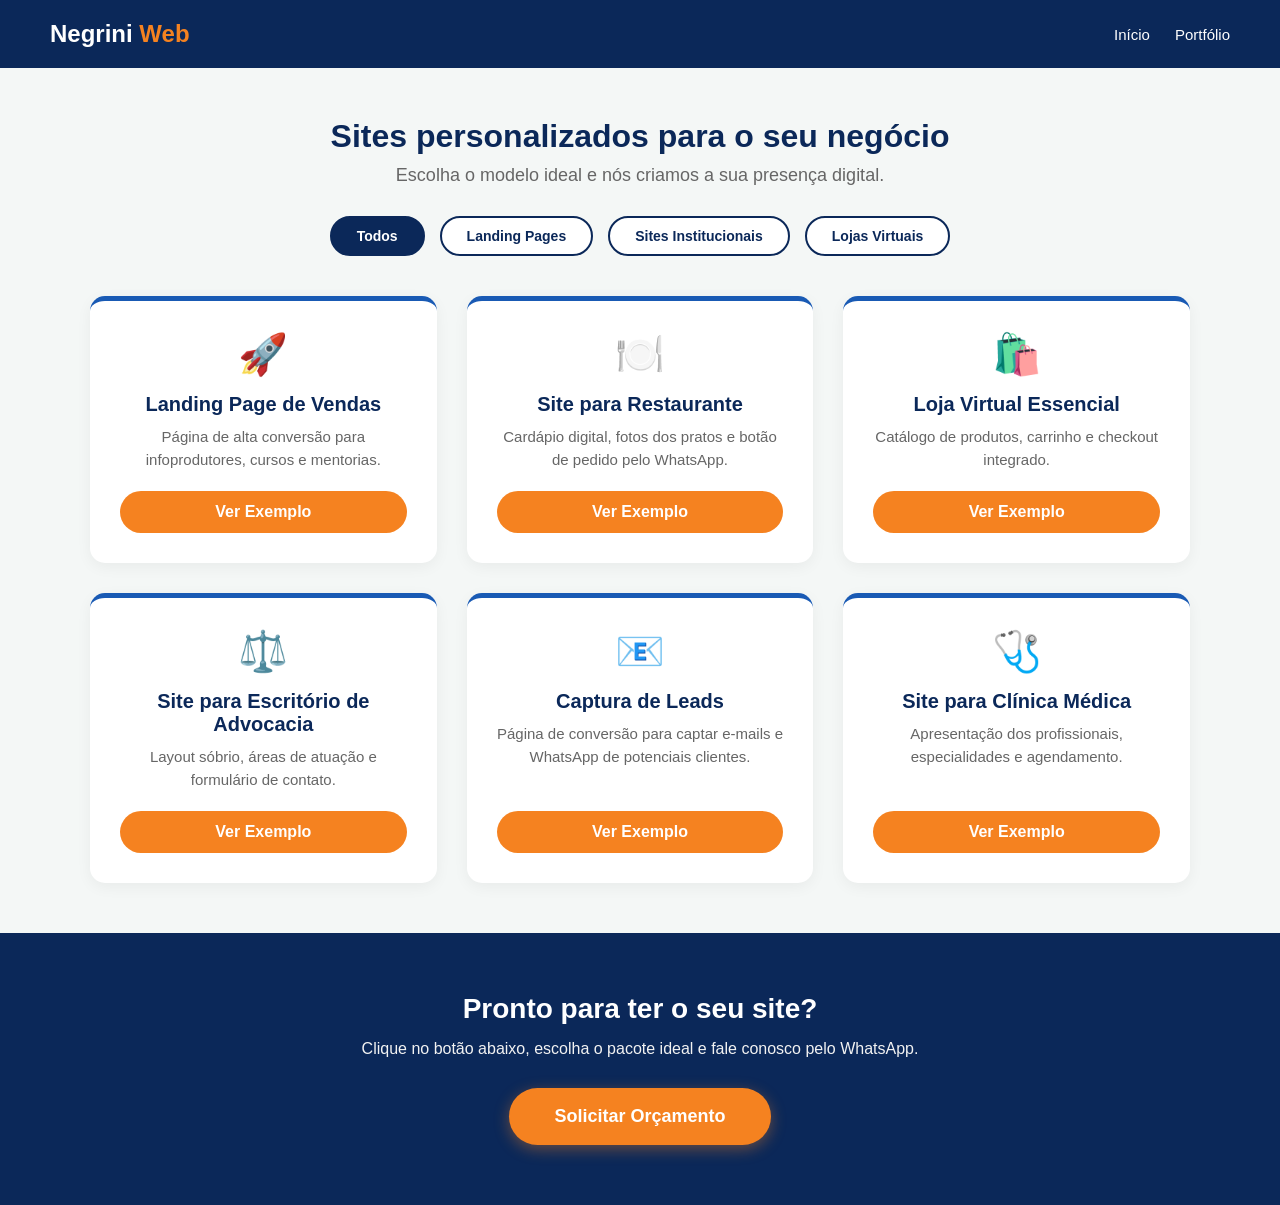
<file: index.html>
<!DOCTYPE html>
<html lang="pt-BR">
<head>
    <meta charset="UTF-8">
    <meta name="viewport" content="width=device-width, initial-scale=1.0">
    <title>Portfólio de Criação de Sites - Negrini Web</title>
    
    <!-- Meta tags para LinkedIn e Redes Sociais -->
    <meta property="og:title" content="Portfólio de Criação de Sites - Negrini Web" />
    <meta property="og:description" content="Sites personalizados para o seu negócio: Landing Pages, Sites Institucionais e Lojas Virtuais. Escolha o modelo ideal e nós criamos a sua presença digital." />
    <meta property="og:image" content="https://helbertnegrini.github.io/negriniweb-portfolio/Negrini%20Web%20.jpeg" />
    <meta property="og:url" content="https://helbertnegrini.github.io/negriniweb-portfolio/" />
    <meta property="og:type" content="website" />
    
    <link rel="stylesheet" href="portfolio.css">
</head>
<body>

    <header>
        <div class="logo">Negrini <span>Web</span></div>
        <nav>
            <a href="#">Início</a>
            <a href="#portfolio">Portfólio</a>
        </nav>
    </header>

    <main>
        <section class="titulo-pagina" id="portfolio">
            <h1>Sites personalizados para o seu negócio</h1>
            <p>Escolha o modelo ideal e nós criamos a sua presença digital.</p>
        </section>

        <!-- Botões de Filtro -->
        <section class="filtros">
            <button class="ativo" onclick="filtrarProjetos('todos', event)">Todos</button>
            <button onclick="filtrarProjetos('landing', event)">Landing Pages</button>
            <button onclick="filtrarProjetos('institucional', event)">Sites Institucionais</button>
            <button onclick="filtrarProjetos('loja', event)">Lojas Virtuais</button>
        </section>

        <!-- Grid de Projetos -->
        <section class="grid-portfolio" id="grid-portfolio">

            <!-- Projeto 1: Landing Page de Vendas -->
            <article class="card-projeto" data-categoria="landing">
                <div class="icone">🚀</div>
                <h3>Landing Page de Vendas</h3>
                <p>Página de alta conversão para infoprodutores, cursos e mentorias.</p>
                <a href="template-vendas.html" class="btn-selecionar">Ver Exemplo</a>
            </article>

            <!-- Projeto 2: Site para Restaurante -->
            <article class="card-projeto" data-categoria="institucional">
                <div class="icone">🍽️</div>
                <h3>Site para Restaurante</h3>
                <p>Cardápio digital, fotos dos pratos e botão de pedido pelo WhatsApp.</p>
                <a href="template-restaurante.html" class="btn-selecionar">Ver Exemplo</a>
            </article>

            <!-- Projeto 3: Loja Virtual Simples -->
            <article class="card-projeto" data-categoria="loja">
                <div class="icone">🛍️</div>
                <h3>Loja Virtual Essencial</h3>
                <p>Catálogo de produtos, carrinho e checkout integrado.</p>
                <a href="template-loja.html" class="btn-selecionar">Ver Exemplo</a>
            </article>

            <!-- Projeto 4: Site para Advogado -->
            <article class="card-projeto" data-categoria="institucional">
                <div class="icone">⚖️</div>
                <h3>Site para Escritório de Advocacia</h3>
                <p>Layout sóbrio, áreas de atuação e formulário de contato.</p>
                <a href="template-advocacia.html" class="btn-selecionar">Ver Exemplo</a>
            </article>

            <!-- Projeto 5: Template de Captura de Leads -->
            <article class="card-projeto" data-categoria="landing">
                <div class="icone">📧</div>
                <h3>Captura de Leads</h3>
                <p>Página de conversão para captar e-mails e WhatsApp de potenciais clientes.</p>
                <a href="template-leads.html" class="btn-selecionar">Ver Exemplo</a>
            </article>

            <!-- Projeto 6: Site para Clínica -->
            <article class="card-projeto" data-categoria="institucional">
                <div class="icone">🩺</div>
                <h3>Site para Clínica Médica</h3>
                <p>Apresentação dos profissionais, especialidades e agendamento.</p>
                <a href="template-clinica.html" class="btn-selecionar">Ver Exemplo</a>
            </article>

        </section>

        <!-- CTA Final: Botão de Orçamento -->
        <section class="cta-final">
            <h2>Pronto para ter o seu site?</h2>
            <p>Clique no botão abaixo, escolha o pacote ideal e fale conosco pelo WhatsApp.</p>
            <button onclick="abrirModalPacotes()" class="btn-orcamento">Solicitar Orçamento</button>
        </section>
    </main>

    <!-- MODAL DE PACOTES -->
    <div class="modal-overlay" id="modalPacotes">
        <div class="modal-conteudo">
            <button class="btn-fechar" onclick="fecharModalPacotes()">✕</button>
            <h2>Escolha o Pacote Ideal</h2>
            <p class="subtitulo-modal">Cada pacote inclui hospedagem, domínio e suporte. Clique no que combina com você.</p>

            <div class="grid-pacotes">

                <!-- Pacote 1: Essencial -->
                <div class="card-pacote">
                    <h3>Essencial</h3>
                    <p class="preco-pacote">A partir de <span>R$ 1.500</span></p>
                    <ul class="lista-pacote">
                        <li>✅ Site com até 4 páginas</li>
                        <li>✅ Design responsivo</li>
                        <li>✅ Formulário de contato</li>
                        <li>✅ Botão de WhatsApp</li>
                        <li>✅ Hospedagem e domínio configurados</li>
                    </ul>
                    <a href="https://wa.me/5531991598644?text=Ol%C3%A1!%20Tenho%20interesse%20no%20Pacote%20Essencial%20da%20Negrini%20Web." class="btn-pacote" target="_blank">Quero o Essencial</a>
                </div>

                <!-- Pacote 2: Profissional -->
                <div class="card-pacote destaque">
                    <div class="selo-popular">Mais Popular</div>
                    <h3>Profissional</h3>
                    <p class="preco-pacote">A partir de <span>R$ 3.500</span></p>
                    <ul class="lista-pacote">
                        <li>✅ Site com até 8 páginas</li>
                        <li>✅ Design responsivo e moderno</li>
                        <li>✅ SEO básico (Google)</li>
                        <li>✅ Integração com WhatsApp</li>
                        <li>✅ Blog ou catálogo de produtos</li>
                        <li>✅ Hospedagem e domínio configurados</li>
                    </ul>
                    <a href="https://wa.me/5531991598644?text=Ol%C3%A1!%20Tenho%20interesse%20no%20Pacote%20Profissional%20da%20Negrini%20Web." class="btn-pacote" target="_blank">Quero o Profissional</a>
                </div>

                <!-- Pacote 3: Premium -->
                <div class="card-pacote">
                    <h3>Premium</h3>
                    <p class="preco-pacote">A partir de <span>R$ 7.000</span></p>
                    <ul class="lista-pacote">
                        <li>✅ Site com até 15 páginas</li>
                        <li>✅ E-commerce completo</li>
                        <li>✅ Checkout integrado (Pix, Cartão, Boleto)</li>
                        <li>✅ Integração com CRM e automações</li>
                        <li>✅ SEO avançado e Google Analytics</li>
                        <li>✅ Suporte prioritário por 6 meses</li>
                    </ul>
                    <a href="https://wa.me/5531991598644?text=Ol%C3%A1!%20Tenho%20interesse%20no%20Pacote%20Premium%20da%20Negrini%20Web." class="btn-pacote" target="_blank">Quero o Premium</a>
                </div>

            </div>

            <p class="modal-rodape">Não encontrou o que procurava? <a href="https://wa.me/5531991598644?text=Ol%C3%A1!%20Gostaria%20de%20um%20or%C3%A7amento%20personalizado." target="_blank">Fale conosco para um orçamento personalizado</a>.</p>
        </div>
    </div>

    <script src="portfolio.js"></script>
</body>
</html>
</file>
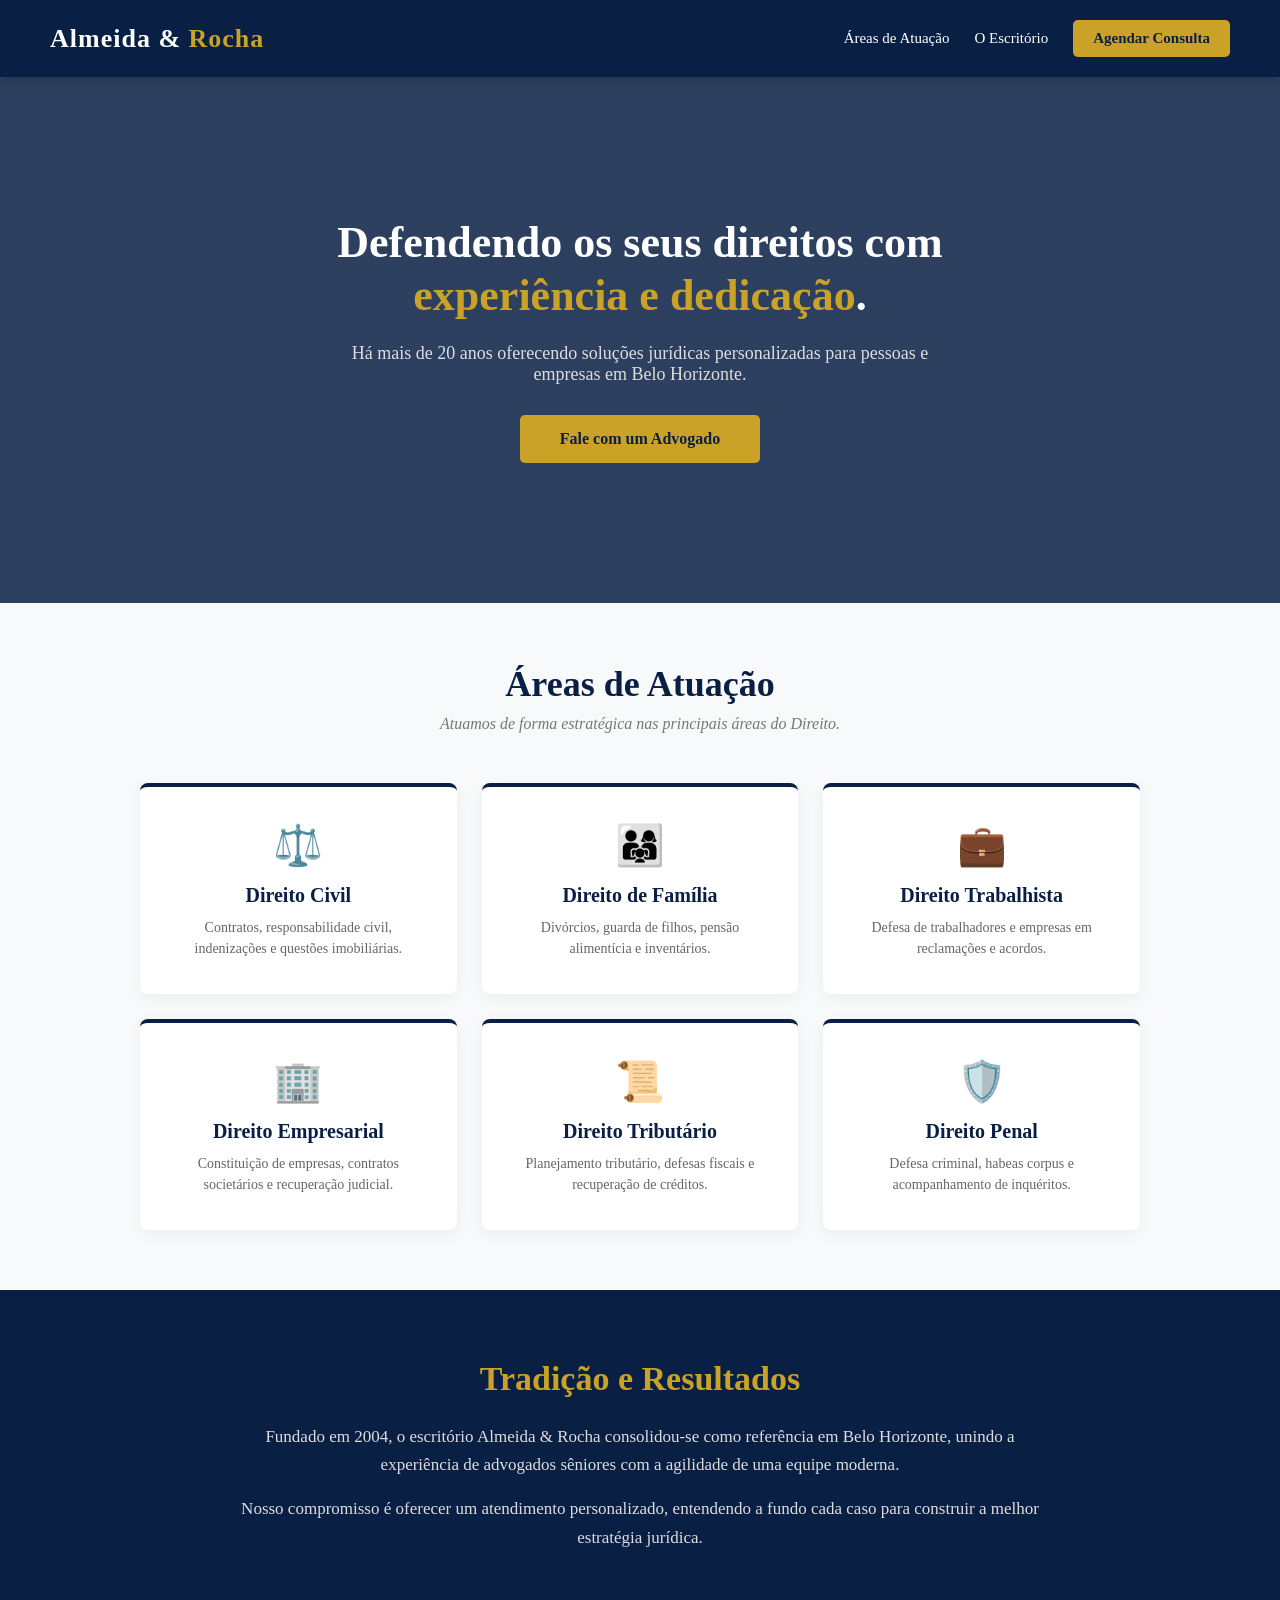
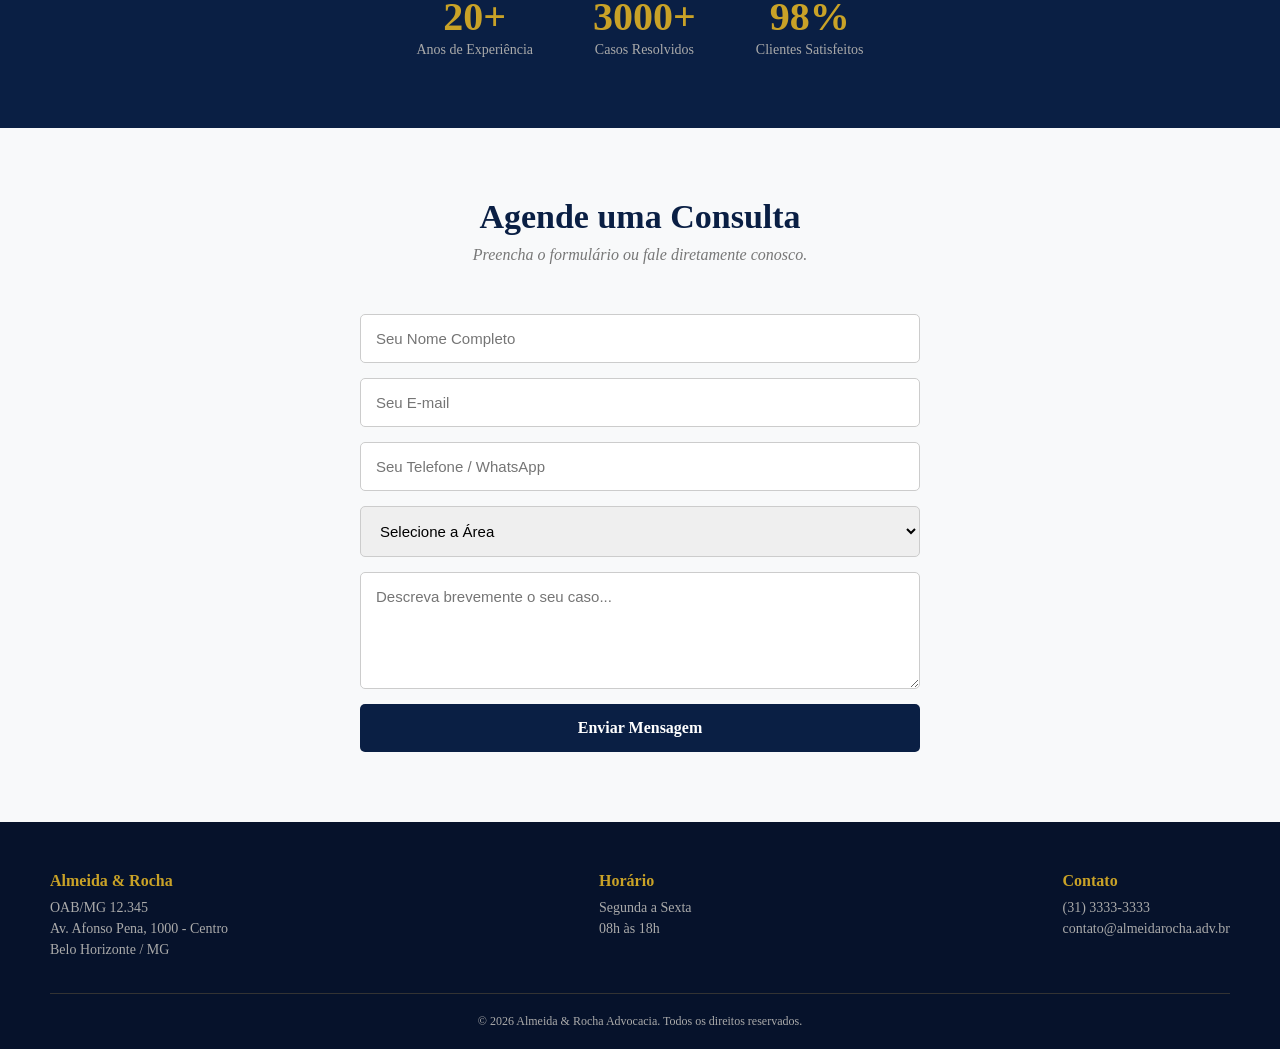
<file: template-advocacia.html>
<!DOCTYPE html>
<html lang="pt-BR">
<head>
    <meta charset="UTF-8">
    <meta name="viewport" content="width=device-width, initial-scale=1.0">
    <title>Almeida & Rocha - Advocacia</title>
    <link rel="stylesheet" href="template-advocacia.css">
</head>
<body>

    <!-- Cabeçalho -->
    <header>
        <div class="logo">Almeida & <span>Rocha</span></div>
        <nav>
            <a href="#areas">Áreas de Atuação</a>
            <a href="#sobre">O Escritório</a>
            <a href="#contato" class="btn-contato">Agendar Consulta</a>
        </nav>
    </header>

    <!-- Hero Section -->
    <section class="hero-advocacia">
        <div class="hero-conteudo">
            <h1>Defendendo os seus direitos com <span>experiência e dedicação</span>.</h1>
            <p>Há mais de 20 anos oferecendo soluções jurídicas personalizadas para pessoas e empresas em Belo Horizonte.</p>
            <a href="#contato" class="btn-principal">Fale com um Advogado</a>
        </div>
    </section>

    <!-- Áreas de Atuação -->
    <section class="areas" id="areas">
        <h2>Áreas de Atuação</h2>
        <p class="subtitulo">Atuamos de forma estratégica nas principais áreas do Direito.</p>

        <div class="grid-areas">
            <div class="area-card">
                <div class="icone">⚖️</div>
                <h3>Direito Civil</h3>
                <p>Contratos, responsabilidade civil, indenizações e questões imobiliárias.</p>
            </div>
            <div class="area-card">
                <div class="icone">👨‍👩‍👧</div>
                <h3>Direito de Família</h3>
                <p>Divórcios, guarda de filhos, pensão alimentícia e inventários.</p>
            </div>
            <div class="area-card">
                <div class="icone">💼</div>
                <h3>Direito Trabalhista</h3>
                <p>Defesa de trabalhadores e empresas em reclamações e acordos.</p>
            </div>
            <div class="area-card">
                <div class="icone">🏢</div>
                <h3>Direito Empresarial</h3>
                <p>Constituição de empresas, contratos societários e recuperação judicial.</p>
            </div>
            <div class="area-card">
                <div class="icone">📜</div>
                <h3>Direito Tributário</h3>
                <p>Planejamento tributário, defesas fiscais e recuperação de créditos.</p>
            </div>
            <div class="area-card">
                <div class="icone">🛡️</div>
                <h3>Direito Penal</h3>
                <p>Defesa criminal, habeas corpus e acompanhamento de inquéritos.</p>
            </div>
        </div>
    </section>

    <!-- Sobre o Escritório -->
    <section class="sobre-escritorio" id="sobre">
        <div class="sobre-conteudo">
            <h2>Tradição e Resultados</h2>
            <p>Fundado em 2004, o escritório Almeida & Rocha consolidou-se como referência em Belo Horizonte, unindo a experiência de advogados sêniores com a agilidade de uma equipe moderna.</p>
            <p>Nosso compromisso é oferecer um atendimento personalizado, entendendo a fundo cada caso para construir a melhor estratégia jurídica.</p>
            <div class="numeros">
                <div class="numero">
                    <strong>20+</strong>
                    <span>Anos de Experiência</span>
                </div>
                <div class="numero">
                    <strong>3000+</strong>
                    <span>Casos Resolvidos</span>
                </div>
                <div class="numero">
                    <strong>98%</strong>
                    <span>Clientes Satisfeitos</span>
                </div>
            </div>
        </div>
    </section>

    <!-- Contato -->
    <section class="contato" id="contato">
        <h2>Agende uma Consulta</h2>
        <p class="subtitulo">Preencha o formulário ou fale diretamente conosco.</p>
        <form class="form-contato" onsubmit="event.preventDefault(); alert('Mensagem enviada! Entraremos em contato.');">
            <input type="text" placeholder="Seu Nome Completo" required>
            <input type="email" placeholder="Seu E-mail" required>
            <input type="tel" placeholder="Seu Telefone / WhatsApp" required>
            <select required>
                <option value="">Selecione a Área</option>
                <option>Direito Civil</option>
                <option>Direito de Família</option>
                <option>Direito Trabalhista</option>
                <option>Direito Empresarial</option>
                <option>Direito Tributário</option>
                <option>Direito Penal</option>
            </select>
            <textarea placeholder="Descreva brevemente o seu caso..." rows="5"></textarea>
            <button type="submit" class="btn-enviar">Enviar Mensagem</button>
        </form>
    </section>

    <!-- Rodapé -->
    <footer>
        <div class="footer-conteudo">
            <div>
                <h3>Almeida & Rocha</h3>
                <p>OAB/MG 12.345</p>
                <p>Av. Afonso Pena, 1000 - Centro</p>
                <p>Belo Horizonte / MG</p>
            </div>
            <div>
                <h3>Horário</h3>
                <p>Segunda a Sexta</p>
                <p>08h às 18h</p>
            </div>
            <div>
                <h3>Contato</h3>
                <p>(31) 3333-3333</p>
                <p>contato@almeidarocha.adv.br</p>
            </div>
        </div>
        <p class="copyright">&copy; 2026 Almeida & Rocha Advocacia. Todos os direitos reservados.</p>
    </footer>

</body>
</html>
</file>
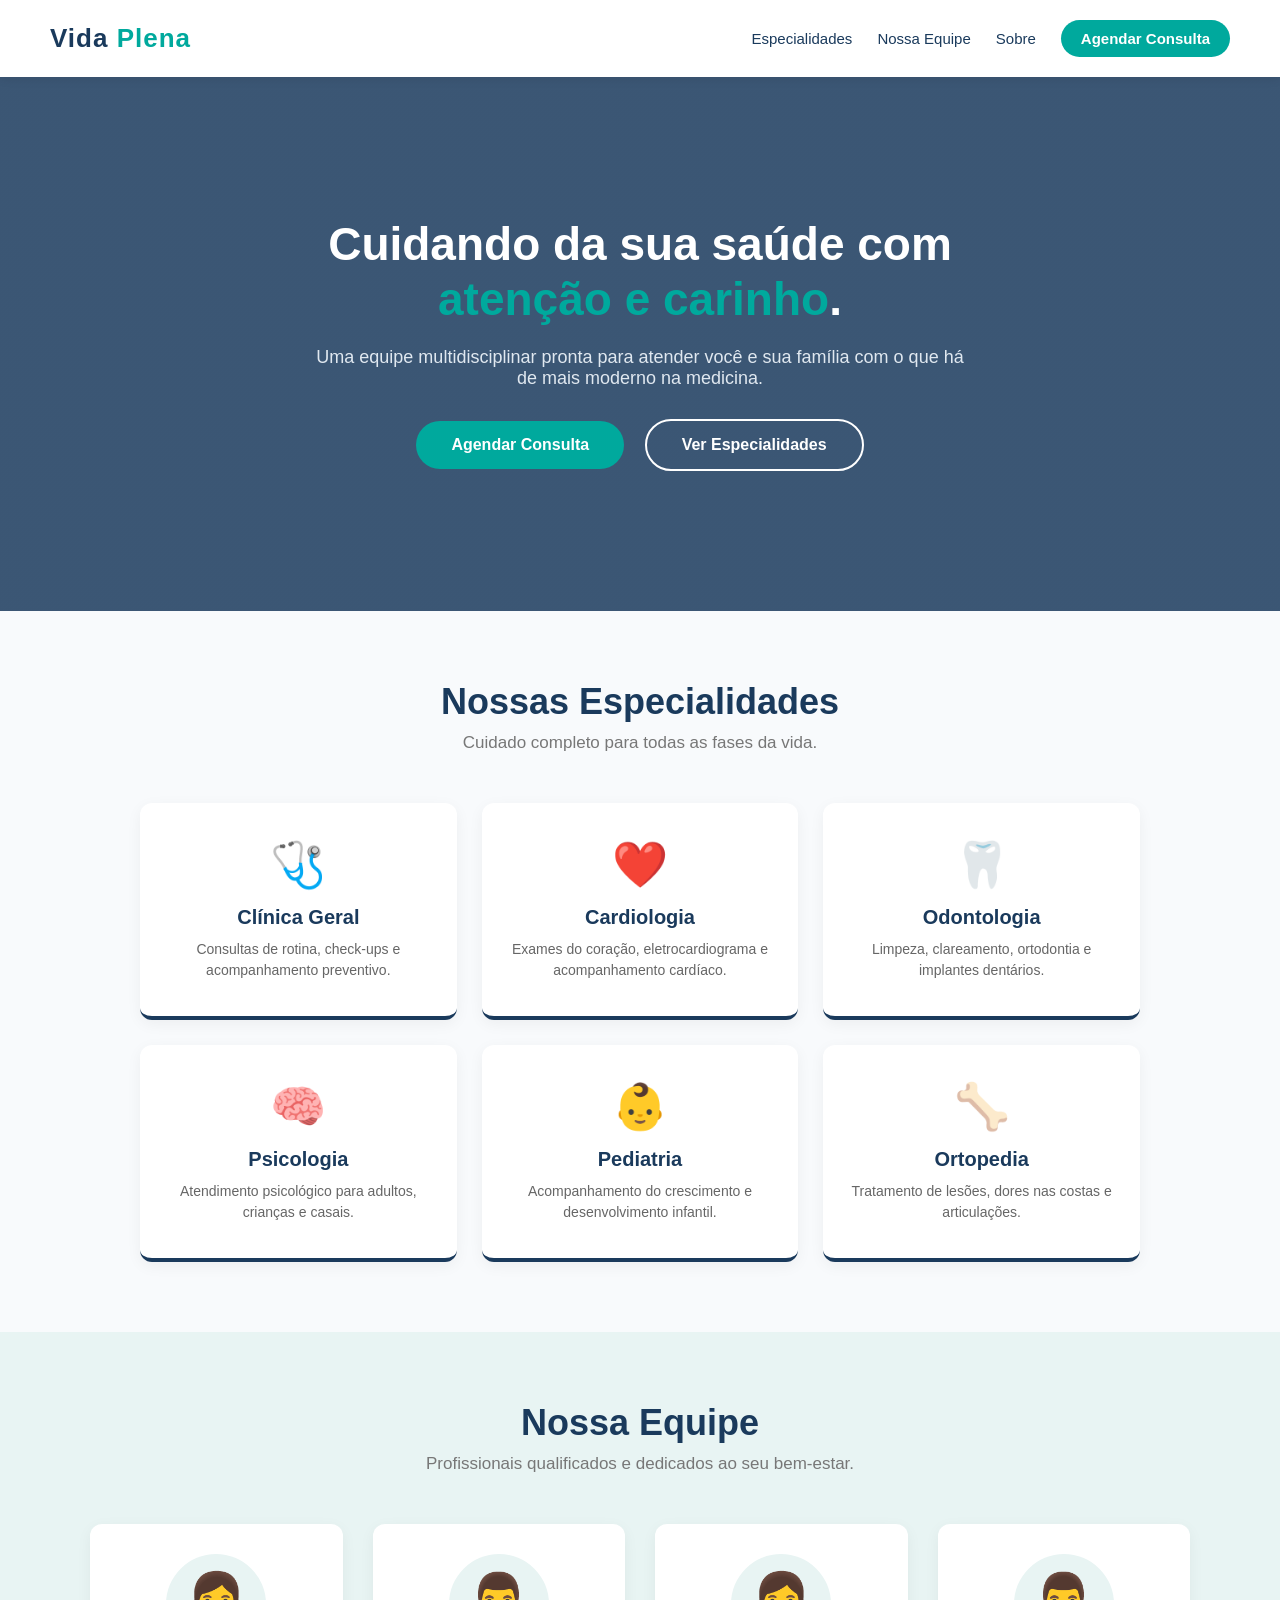
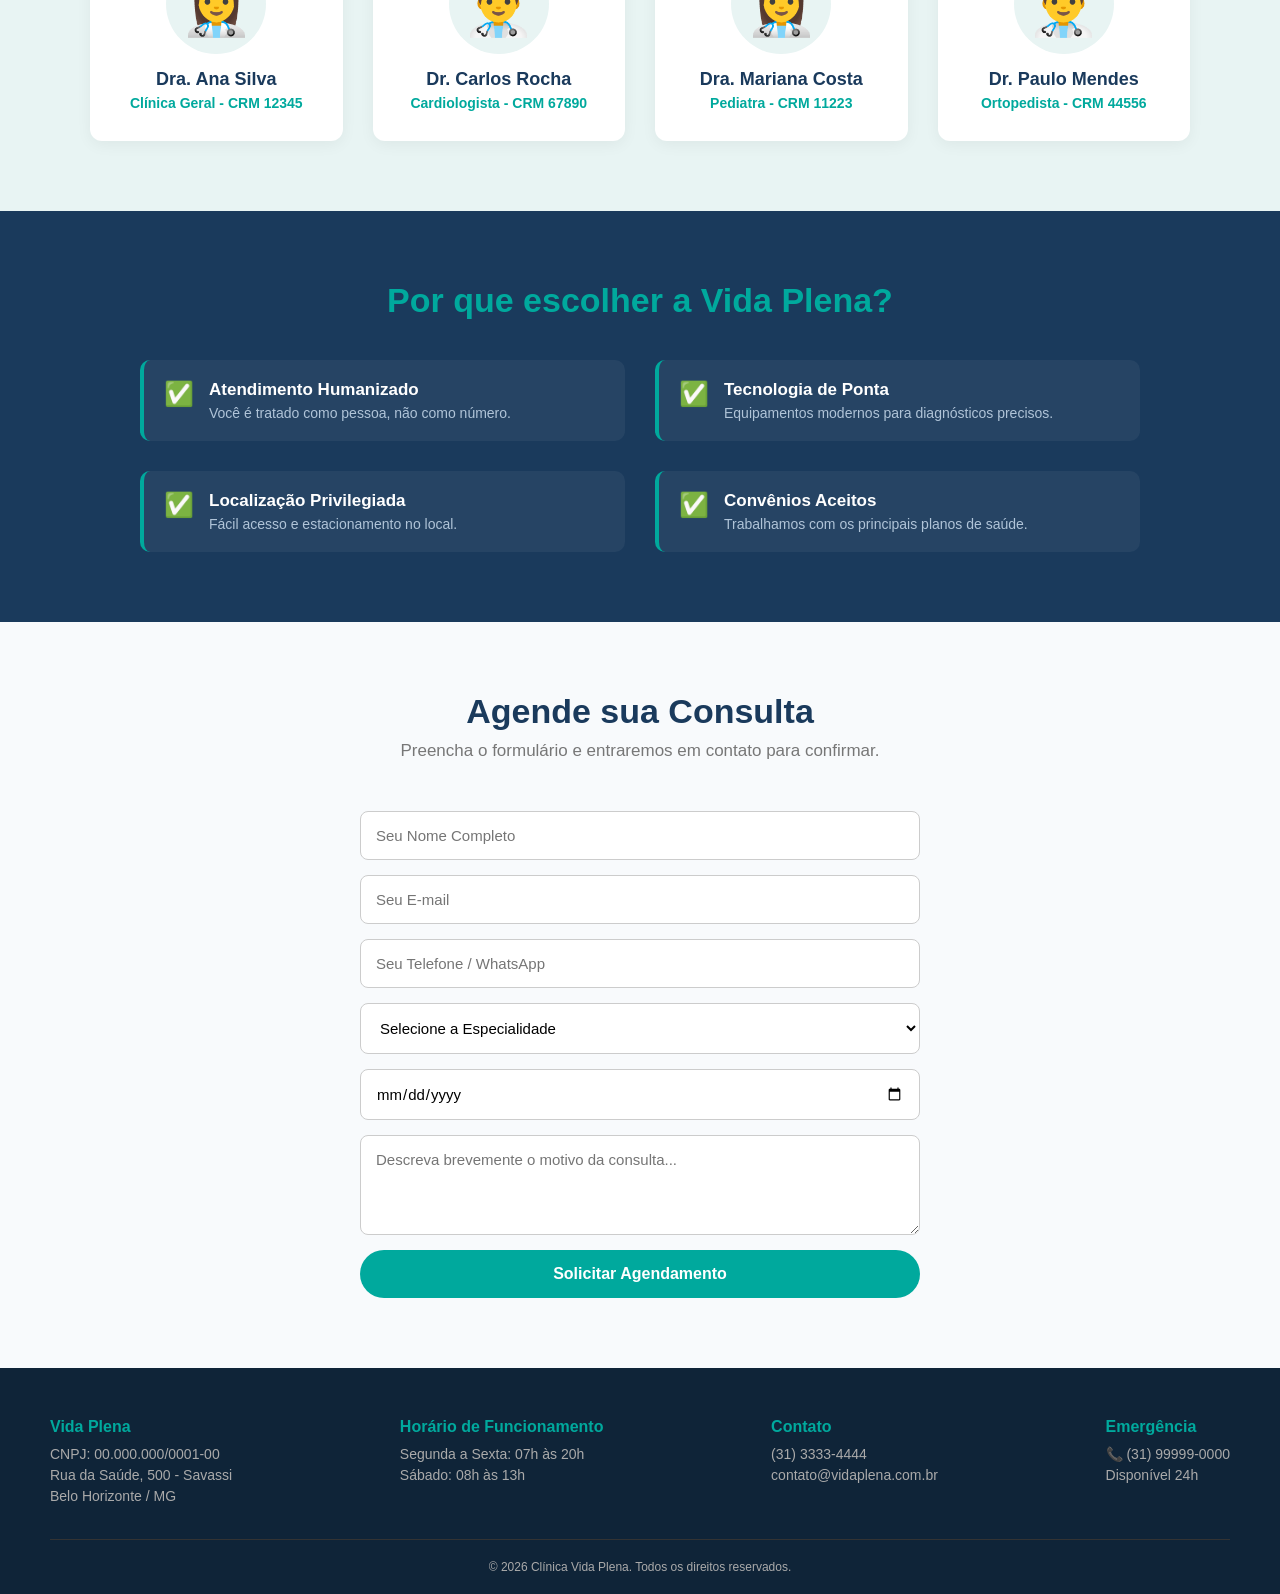
<file: template-clinica.html>
<!DOCTYPE html>
<html lang="pt-BR">
<head>
    <meta charset="UTF-8">
    <meta name="viewport" content="width=device-width, initial-scale=1.0">
    <title>Clínica Vida Plena - Saúde e Bem-Estar</title>
    <link rel="stylesheet" href="template-clinica.css">
</head>
<body>

    <!-- Cabeçalho -->
    <header>
        <div class="logo">Vida <span>Plena</span></div>
        <nav>
            <a href="#especialidades">Especialidades</a>
            <a href="#equipe">Nossa Equipe</a>
            <a href="#sobre">Sobre</a>
            <a href="#contato" class="btn-agendar">Agendar Consulta</a>
        </nav>
    </header>

    <!-- Hero Section -->
    <section class="hero-clinica">
        <div class="hero-conteudo">
            <h1>Cuidando da sua saúde com <span>atenção e carinho</span>.</h1>
            <p>Uma equipe multidisciplinar pronta para atender você e sua família com o que há de mais moderno na medicina.</p>
            <a href="#contato" class="btn-principal">Agendar Consulta</a>
            <a href="#especialidades" class="btn-secundario">Ver Especialidades</a>
        </div>
    </section>

    <!-- Especialidades -->
    <section class="especialidades" id="especialidades">
        <h2>Nossas Especialidades</h2>
        <p class="subtitulo">Cuidado completo para todas as fases da vida.</p>

        <div class="grid-especialidades">
            <div class="card-especialidade">
                <div class="icone">🩺</div>
                <h3>Clínica Geral</h3>
                <p>Consultas de rotina, check-ups e acompanhamento preventivo.</p>
            </div>
            <div class="card-especialidade">
                <div class="icone">❤️</div>
                <h3>Cardiologia</h3>
                <p>Exames do coração, eletrocardiograma e acompanhamento cardíaco.</p>
            </div>
            <div class="card-especialidade">
                <div class="icone">🦷</div>
                <h3>Odontologia</h3>
                <p>Limpeza, clareamento, ortodontia e implantes dentários.</p>
            </div>
            <div class="card-especialidade">
                <div class="icone">🧠</div>
                <h3>Psicologia</h3>
                <p>Atendimento psicológico para adultos, crianças e casais.</p>
            </div>
            <div class="card-especialidade">
                <div class="icone">👶</div>
                <h3>Pediatria</h3>
                <p>Acompanhamento do crescimento e desenvolvimento infantil.</p>
            </div>
            <div class="card-especialidade">
                <div class="icone">🦴</div>
                <h3>Ortopedia</h3>
                <p>Tratamento de lesões, dores nas costas e articulações.</p>
            </div>
        </div>
    </section>

    <!-- Nossa Equipe -->
    <section class="equipe" id="equipe">
        <h2>Nossa Equipe</h2>
        <p class="subtitulo">Profissionais qualificados e dedicados ao seu bem-estar.</p>

        <div class="grid-equipe">
            <div class="membro">
                <div class="foto">👩‍⚕️</div>
                <h3>Dra. Ana Silva</h3>
                <p>Clínica Geral - CRM 12345</p>
            </div>
            <div class="membro">
                <div class="foto">👨‍⚕️</div>
                <h3>Dr. Carlos Rocha</h3>
                <p>Cardiologista - CRM 67890</p>
            </div>
            <div class="membro">
                <div class="foto">👩‍⚕️</div>
                <h3>Dra. Mariana Costa</h3>
                <p>Pediatra - CRM 11223</p>
            </div>
            <div class="membro">
                <div class="foto">👨‍⚕️</div>
                <h3>Dr. Paulo Mendes</h3>
                <p>Ortopedista - CRM 44556</p>
            </div>
        </div>
    </section>

    <!-- Sobre a Clínica -->
    <section class="sobre-clinica" id="sobre">
        <div class="sobre-conteudo">
            <h2>Por que escolher a Vida Plena?</h2>
            <div class="diferenciais">
                <div class="diferencial">
                    <span>✅</span>
                    <div>
                        <h4>Atendimento Humanizado</h4>
                        <p>Você é tratado como pessoa, não como número.</p>
                    </div>
                </div>
                <div class="diferencial">
                    <span>✅</span>
                    <div>
                        <h4>Tecnologia de Ponta</h4>
                        <p>Equipamentos modernos para diagnósticos precisos.</p>
                    </div>
                </div>
                <div class="diferencial">
                    <span>✅</span>
                    <div>
                        <h4>Localização Privilegiada</h4>
                        <p>Fácil acesso e estacionamento no local.</p>
                    </div>
                </div>
                <div class="diferencial">
                    <span>✅</span>
                    <div>
                        <h4>Convênios Aceitos</h4>
                        <p>Trabalhamos com os principais planos de saúde.</p>
                    </div>
                </div>
            </div>
        </div>
    </section>

    <!-- Contato / Agendamento -->
    <section class="contato" id="contato">
        <h2>Agende sua Consulta</h2>
        <p class="subtitulo">Preencha o formulário e entraremos em contato para confirmar.</p>
        <form class="form-contato" onsubmit="event.preventDefault(); alert('✅ Agendamento solicitado! Entraremos em contato para confirmar.');">
            <input type="text" placeholder="Seu Nome Completo" required>
            <input type="email" placeholder="Seu E-mail" required>
            <input type="tel" placeholder="Seu Telefone / WhatsApp" required>
            <select required>
                <option value="">Selecione a Especialidade</option>
                <option>Clínica Geral</option>
                <option>Cardiologia</option>
                <option>Odontologia</option>
                <option>Psicologia</option>
                <option>Pediatria</option>
                <option>Ortopedia</option>
            </select>
            <input type="date" required>
            <textarea placeholder="Descreva brevemente o motivo da consulta..." rows="4"></textarea>
            <button type="submit" class="btn-enviar">Solicitar Agendamento</button>
        </form>
    </section>

    <!-- Rodapé -->
    <footer>
        <div class="footer-conteudo">
            <div>
                <h3>Vida Plena</h3>
                <p>CNPJ: 00.000.000/0001-00</p>
                <p>Rua da Saúde, 500 - Savassi</p>
                <p>Belo Horizonte / MG</p>
            </div>
            <div>
                <h3>Horário de Funcionamento</h3>
                <p>Segunda a Sexta: 07h às 20h</p>
                <p>Sábado: 08h às 13h</p>
            </div>
            <div>
                <h3>Contato</h3>
                <p>(31) 3333-4444</p>
                <p>contato@vidaplena.com.br</p>
            </div>
            <div>
                <h3>Emergência</h3>
                <p>📞 (31) 99999-0000</p>
                <p>Disponível 24h</p>
            </div>
        </div>
        <p class="copyright">&copy; 2026 Clínica Vida Plena. Todos os direitos reservados.</p>
    </footer>

</body>
</html>
</file>
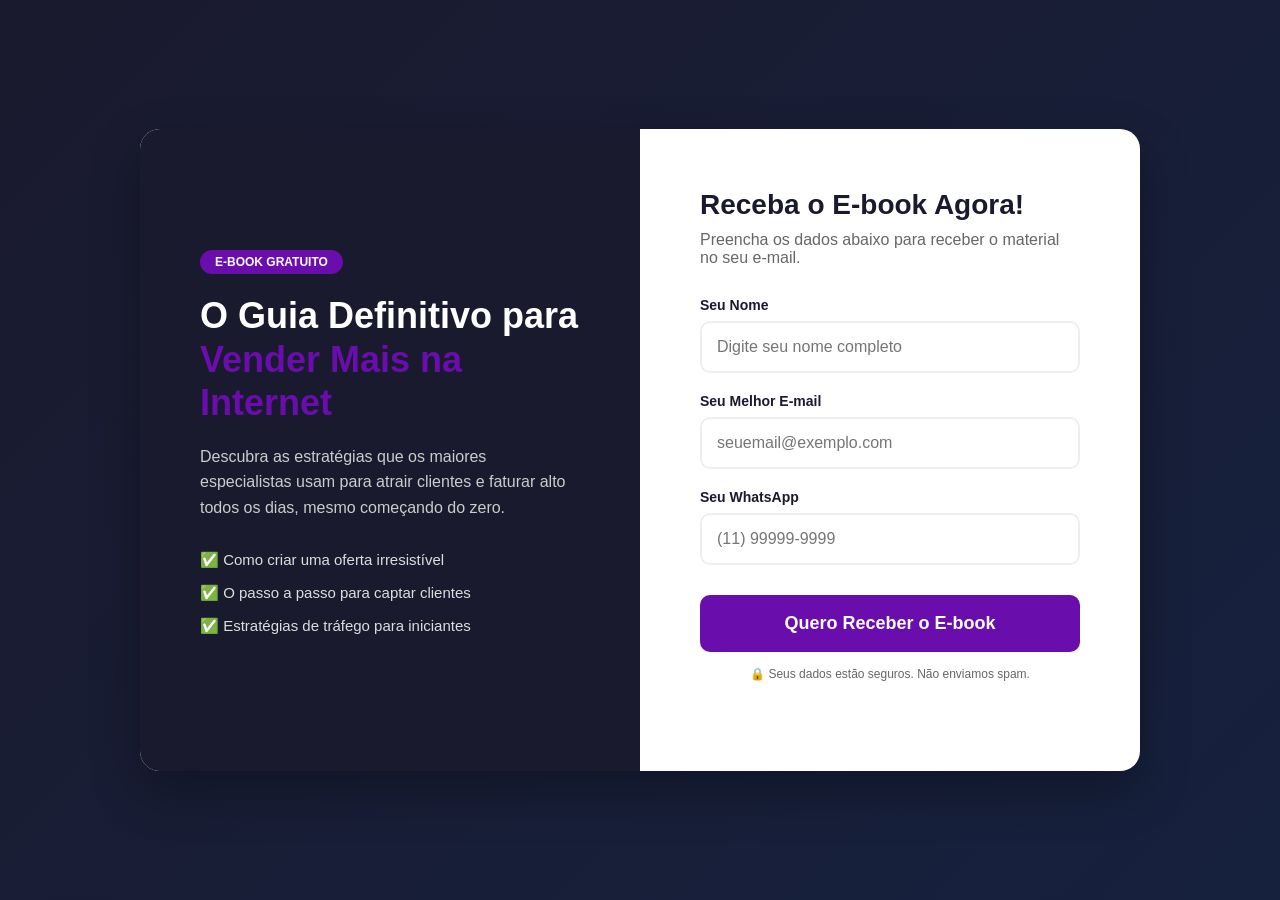
<file: template-leads.html>
<!DOCTYPE html>
<html lang="pt-BR">
<head>
    <meta charset="UTF-8">
    <meta name="viewport" content="width=device-width, initial-scale=1.0">
    <title>Template de Captura de Leads</title>
    <link rel="stylesheet" href="template-leads.css">
</head>
<body>

    <!-- Container Principal -->
    <main class="container">
        
        <!-- Lado Esquerdo: Texto Persuasivo -->
        <section class="texto-lead">
            <span class="tag">E-book Gratuito</span>
            <h1>O Guia Definitivo para <span>Vender Mais na Internet</span></h1>
            <p>Descubra as estratégias que os maiores especialistas usam para atrair clientes e faturar alto todos os dias, mesmo começando do zero.</p>
            
            <ul class="lista-beneficios">
                <li>✅ Como criar uma oferta irresistível</li>
                <li>✅ O passo a passo para captar clientes</li>
                <li>✅ Estratégias de tráfego para iniciantes</li>
            </ul>
        </section>

        <!-- Lado Direito: Formulário de Captura -->
        <section class="formulario">
            <h2>Receba o E-book Agora!</h2>
            <p>Preencha os dados abaixo para receber o material no seu e-mail.</p>
            
            <form id="form-lead">
                <div class="input-group">
                    <label for="nome">Seu Nome</label>
                    <input type="text" id="nome" placeholder="Digite seu nome completo" required>
                </div>

                <div class="input-group">
                    <label for="email">Seu Melhor E-mail</label>
                    <input type="email" id="email" placeholder="seuemail@exemplo.com" required>
                </div>

                <div class="input-group">
                    <label for="whatsapp">Seu WhatsApp</label>
                    <input type="tel" id="whatsapp" placeholder="(11) 99999-9999" required>
                </div>

                <button type="submit" class="btn-enviar">Quero Receber o E-book</button>
                <p class="privacidade">🔒 Seus dados estão seguros. Não enviamos spam.</p>
            </form>
        </section>

    </main>

    <script src="template-leads.js"></script>
</body>
</html>
</file>
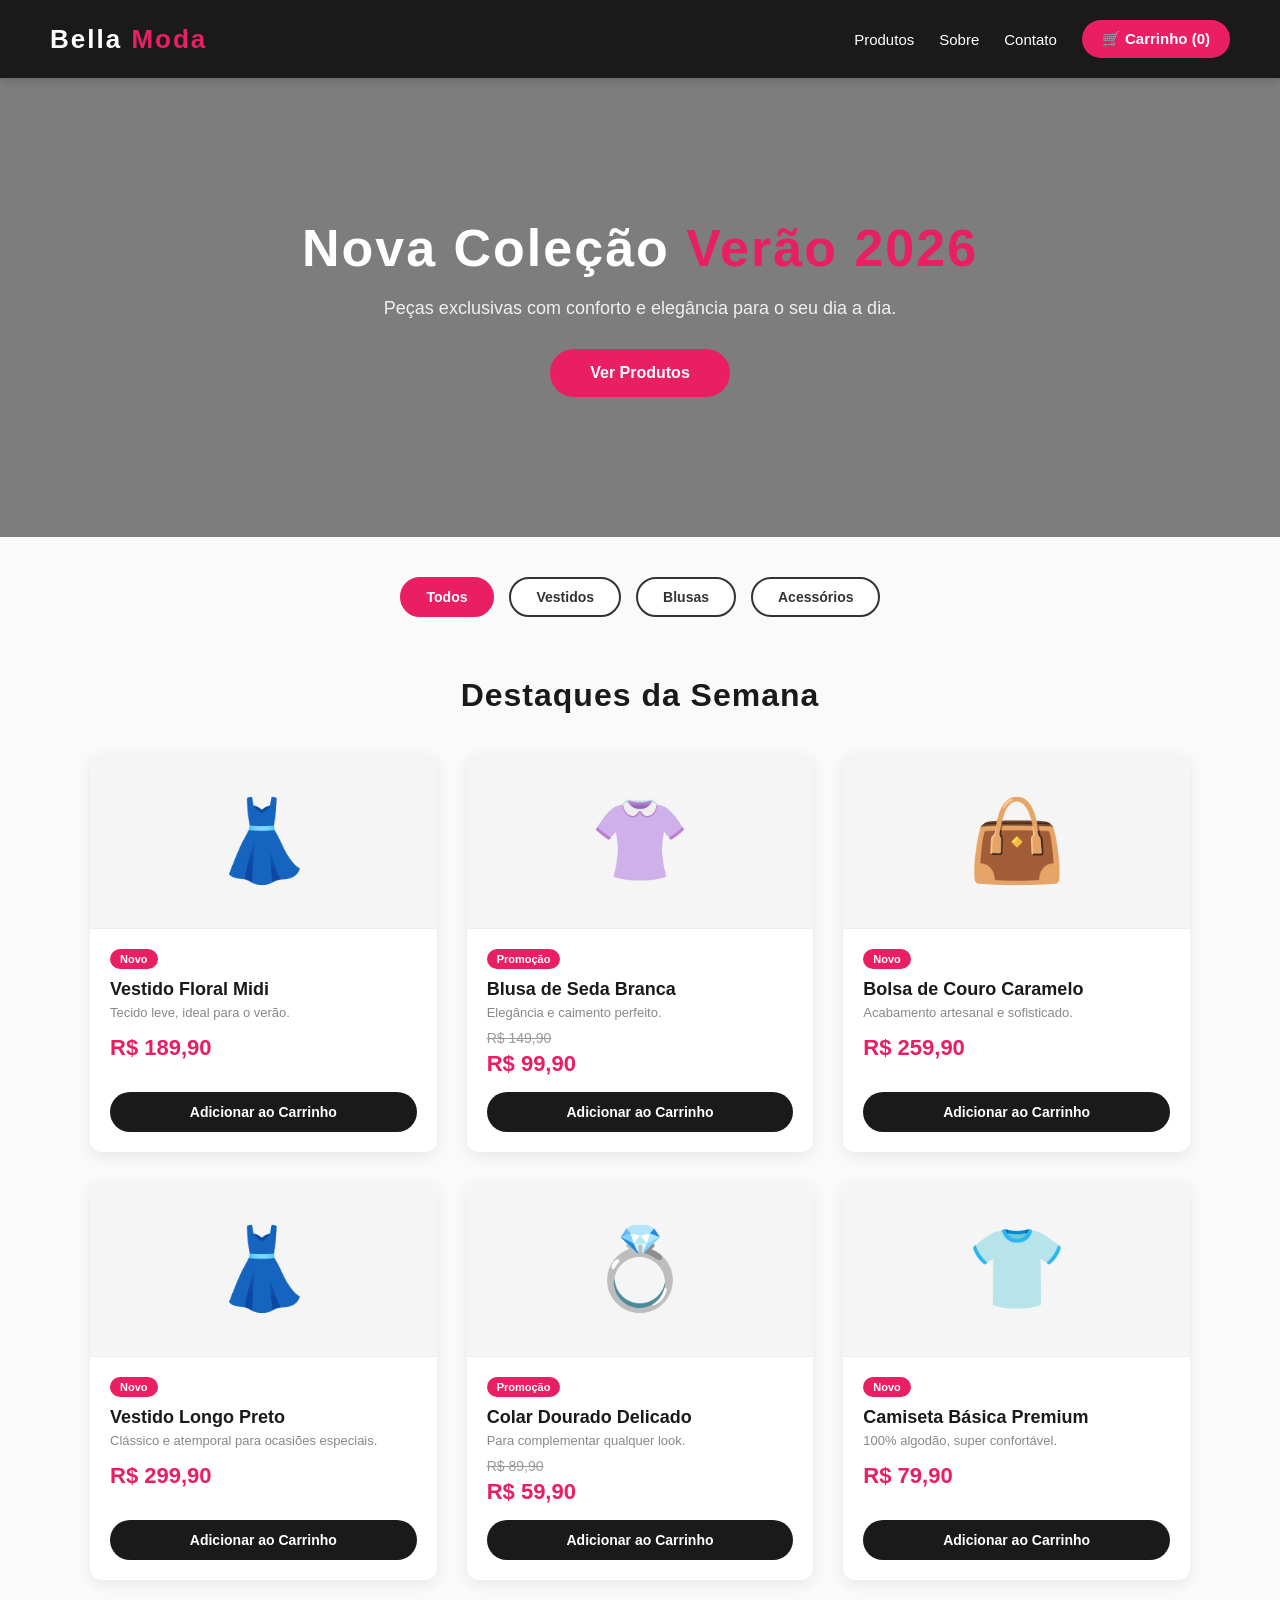
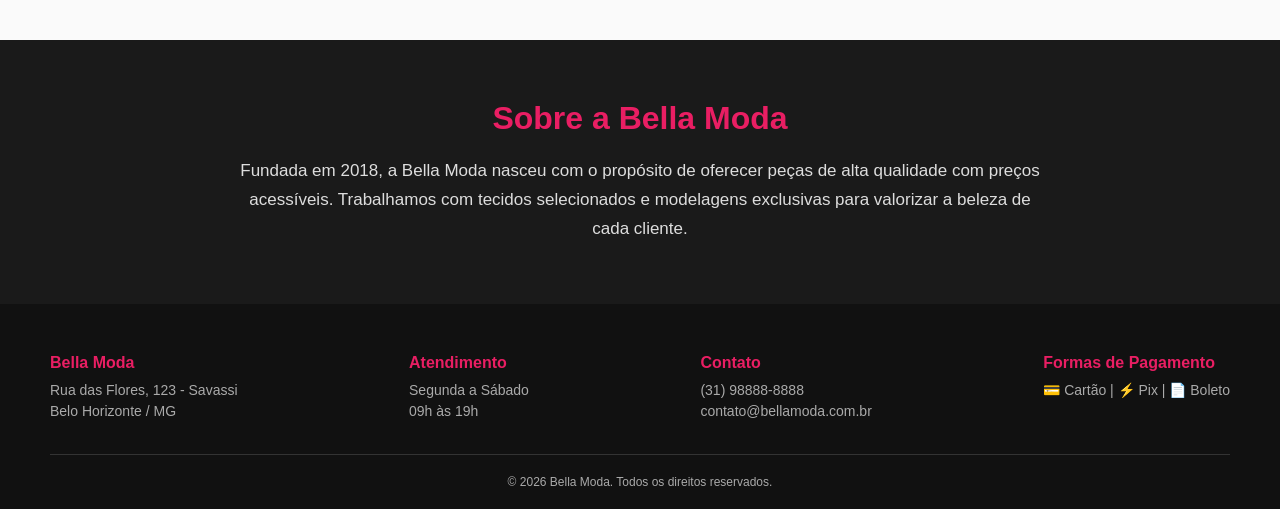
<file: template-loja.html>
<!DOCTYPE html>
<html lang="pt-BR">
<head>
    <meta charset="UTF-8">
    <meta name="viewport" content="width=device-width, initial-scale=1.0">
    <title>Bella Moda - Loja Virtual</title>
    <link rel="stylesheet" href="template-loja.css">
</head>
<body>

    <!-- Cabeçalho -->
    <header>
        <div class="logo">Bella <span>Moda</span></div>
        <nav>
            <a href="#produtos">Produtos</a>
            <a href="#sobre">Sobre</a>
            <a href="#contato">Contato</a>
            <a href="#" class="btn-carrinho" onclick="alert('Carrinho vazio! Adicione produtos.')">🛒 Carrinho (0)</a>
        </nav>
    </header>

    <!-- Hero Section -->
    <section class="hero-loja">
        <div class="hero-conteudo">
            <h1>Nova Coleção <span>Verão 2026</span></h1>
            <p>Peças exclusivas com conforto e elegância para o seu dia a dia.</p>
            <a href="#produtos" class="btn-principal">Ver Produtos</a>
        </div>
    </section>

    <!-- Filtros de Categoria -->
    <section class="filtros-loja">
        <button class="ativo" onclick="filtrarProdutos('todos', event)">Todos</button>
        <button onclick="filtrarProdutos('vestidos', event)">Vestidos</button>
        <button onclick="filtrarProdutos('blusas', event)">Blusas</button>
        <button onclick="filtrarProdutos('acessorios', event)">Acessórios</button>
    </section>

    <!-- Grade de Produtos -->
    <section class="produtos" id="produtos">
        <h2>Destaques da Semana</h2>
        
        <div class="grid-produtos" id="grid-produtos">
            
            <!-- Produto 1 -->
            <article class="card-produto" data-categoria="vestidos">
                <div class="imagem-produto">👗</div>
                <div class="info-produto">
                    <span class="tag">Novo</span>
                    <h3>Vestido Floral Midi</h3>
                    <p class="descricao">Tecido leve, ideal para o verão.</p>
                    <p class="preco">R$ 189,90</p>
                    <button class="btn-comprar" onclick="adicionarCarrinho('Vestido Floral Midi')">Adicionar ao Carrinho</button>
                </div>
            </article>

            <!-- Produto 2 -->
            <article class="card-produto" data-categoria="blusas">
                <div class="imagem-produto">👚</div>
                <div class="info-produto">
                    <span class="tag">Promoção</span>
                    <h3>Blusa de Seda Branca</h3>
                    <p class="descricao">Elegância e caimento perfeito.</p>
                    <p class="preco-antigo">R$ 149,90</p>
                    <p class="preco">R$ 99,90</p>
                    <button class="btn-comprar" onclick="adicionarCarrinho('Blusa de Seda Branca')">Adicionar ao Carrinho</button>
                </div>
            </article>

            <!-- Produto 3 -->
            <article class="card-produto" data-categoria="acessorios">
                <div class="imagem-produto">👜</div>
                <div class="info-produto">
                    <span class="tag">Novo</span>
                    <h3>Bolsa de Couro Caramelo</h3>
                    <p class="descricao">Acabamento artesanal e sofisticado.</p>
                    <p class="preco">R$ 259,90</p>
                    <button class="btn-comprar" onclick="adicionarCarrinho('Bolsa de Couro Caramelo')">Adicionar ao Carrinho</button>
                </div>
            </article>

            <!-- Produto 4 -->
            <article class="card-produto" data-categoria="vestidos">
                <div class="imagem-produto">👗</div>
                <div class="info-produto">
                    <span class="tag">Novo</span>
                    <h3>Vestido Longo Preto</h3>
                    <p class="descricao">Clássico e atemporal para ocasiões especiais.</p>
                    <p class="preco">R$ 299,90</p>
                    <button class="btn-comprar" onclick="adicionarCarrinho('Vestido Longo Preto')">Adicionar ao Carrinho</button>
                </div>
            </article>

            <!-- Produto 5 -->
            <article class="card-produto" data-categoria="acessorios">
                <div class="imagem-produto">💍</div>
                <div class="info-produto">
                    <span class="tag">Promoção</span>
                    <h3>Colar Dourado Delicado</h3>
                    <p class="descricao">Para complementar qualquer look.</p>
                    <p class="preco-antigo">R$ 89,90</p>
                    <p class="preco">R$ 59,90</p>
                    <button class="btn-comprar" onclick="adicionarCarrinho('Colar Dourado Delicado')">Adicionar ao Carrinho</button>
                </div>
            </article>

            <!-- Produto 6 -->
            <article class="card-produto" data-categoria="blusas">
                <div class="imagem-produto">👕</div>
                <div class="info-produto">
                    <span class="tag">Novo</span>
                    <h3>Camiseta Básica Premium</h3>
                    <p class="descricao">100% algodão, super confortável.</p>
                    <p class="preco">R$ 79,90</p>
                    <button class="btn-comprar" onclick="adicionarCarrinho('Camiseta Básica Premium')">Adicionar ao Carrinho</button>
                </div>
            </article>

        </div>
    </section>

    <!-- Sobre -->
    <section class="sobre-loja" id="sobre">
        <h2>Sobre a Bella Moda</h2>
        <p>Fundada em 2018, a Bella Moda nasceu com o propósito de oferecer peças de alta qualidade com preços acessíveis. Trabalhamos com tecidos selecionados e modelagens exclusivas para valorizar a beleza de cada cliente.</p>
    </section>

    <!-- Rodapé -->
    <footer id="contato">
        <div class="footer-conteudo">
            <div>
                <h3>Bella Moda</h3>
                <p>Rua das Flores, 123 - Savassi</p>
                <p>Belo Horizonte / MG</p>
            </div>
            <div>
                <h3>Atendimento</h3>
                <p>Segunda a Sábado</p>
                <p>09h às 19h</p>
            </div>
            <div>
                <h3>Contato</h3>
                <p>(31) 98888-8888</p>
                <p>contato@bellamoda.com.br</p>
            </div>
            <div>
                <h3>Formas de Pagamento</h3>
                <p>💳 Cartão | ⚡ Pix | 📄 Boleto</p>
            </div>
        </div>
        <p class="copyright">&copy; 2026 Bella Moda. Todos os direitos reservados.</p>
    </footer>

    <script src="template-loja.js"></script>
</body>
</html>
</file>
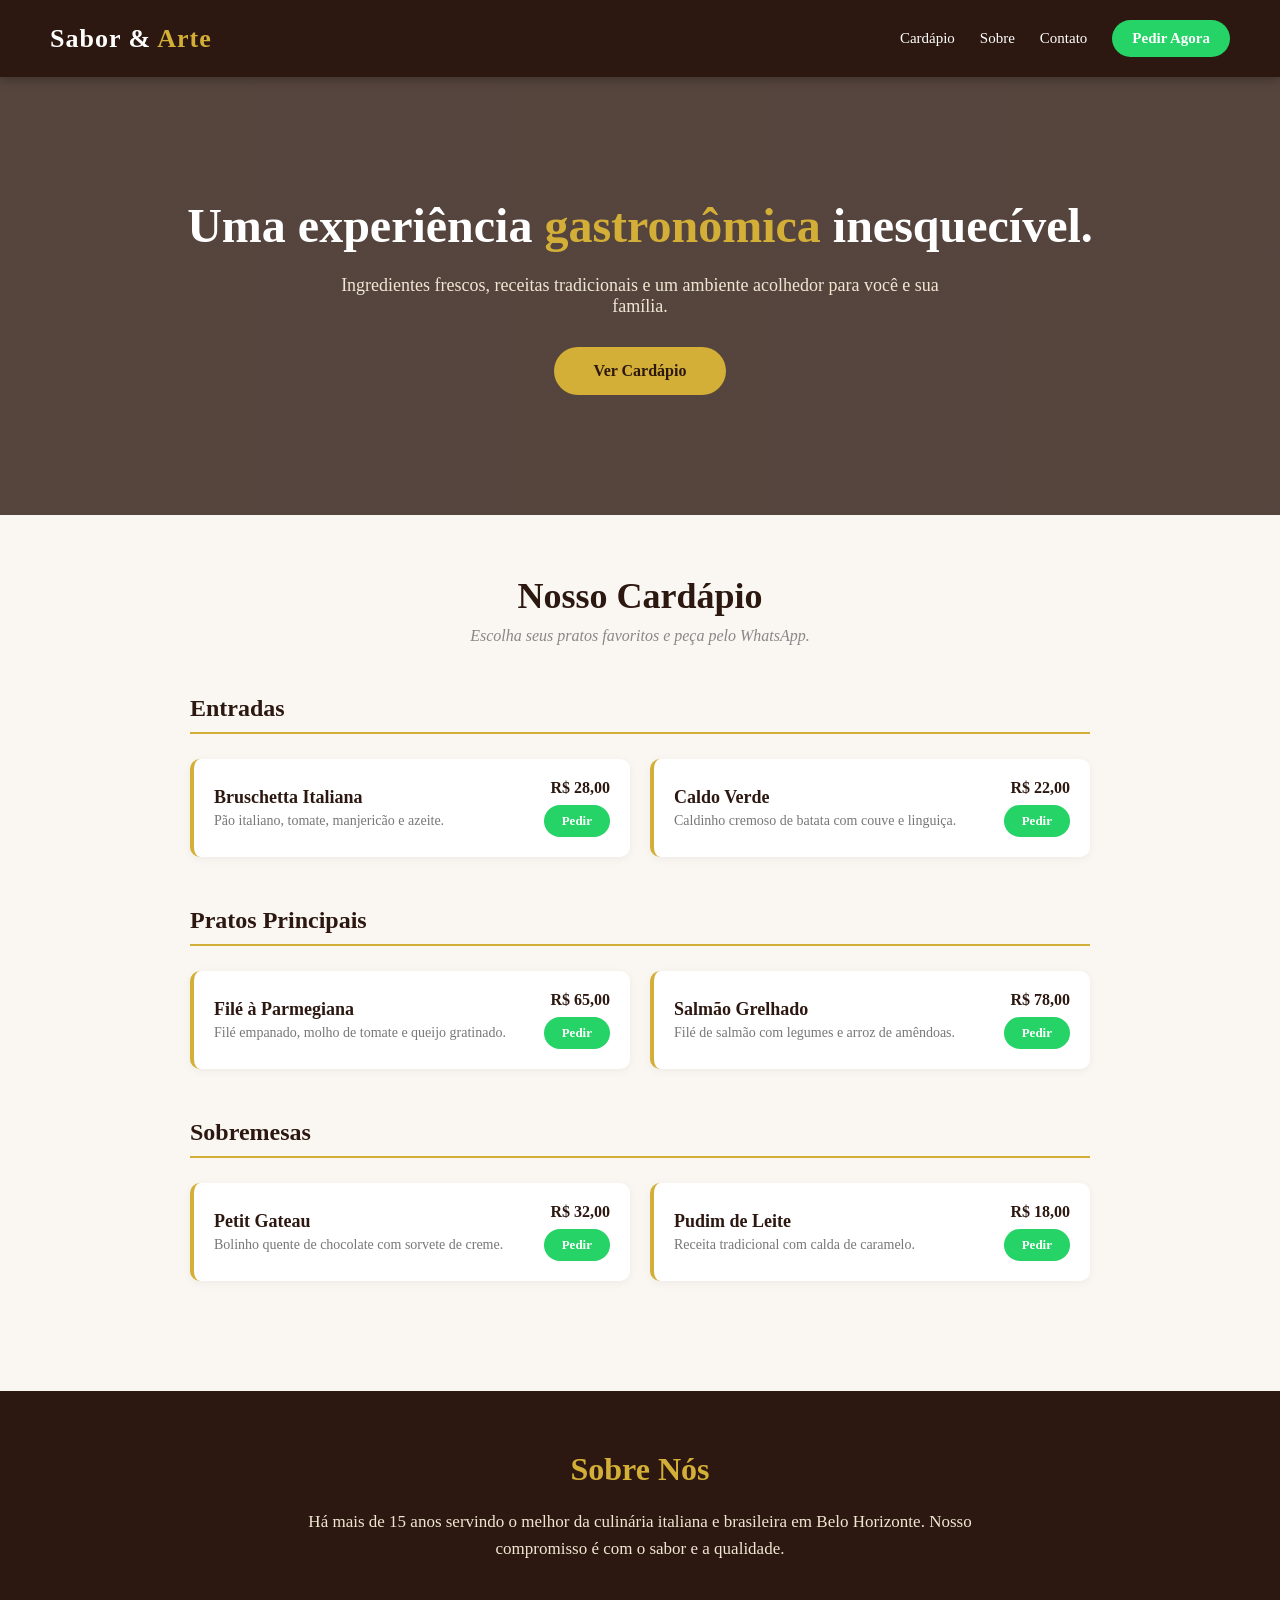
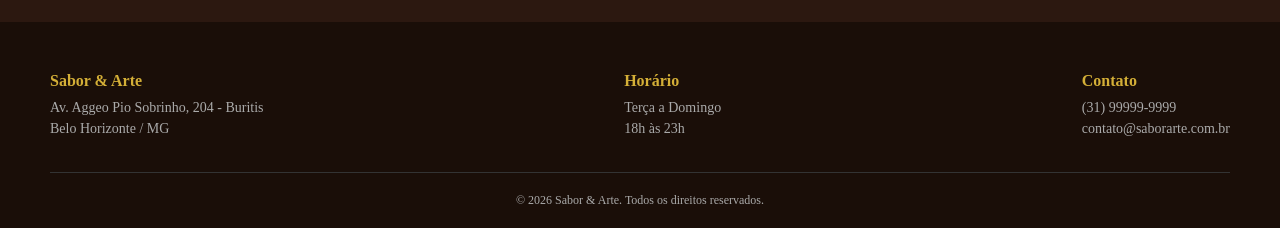
<file: template-restaurante.html>
<!DOCTYPE html>
<html lang="pt-BR">
<head>
    <meta charset="UTF-8">
    <meta name="viewport" content="width=device-width, initial-scale=1.0">
    <title>Sabor & Arte - Restaurante</title>
    <link rel="stylesheet" href="template-restaurante.css">
</head>
<body>

    <!-- Cabeçalho -->
    <header>
        <div class="logo">Sabor & <span>Arte</span></div>
        <nav>
            <a href="#cardapio">Cardápio</a>
            <a href="#sobre">Sobre</a>
            <a href="#contato">Contato</a>
            <a href="https://wa.me/5531999999999" class="btn-whatsapp">Pedir Agora</a>
        </nav>
    </header>

    <!-- Hero Section -->
    <section class="hero-restaurante">
        <div class="hero-texto">
            <h1>Uma experiência <span>gastronômica</span> inesquecível.</h1>
            <p>Ingredientes frescos, receitas tradicionais e um ambiente acolhedor para você e sua família.</p>
            <a href="#cardapio" class="btn-principal">Ver Cardápio</a>
        </div>
    </section>

    <!-- Seção Cardápio -->
    <section class="cardapio" id="cardapio">
        <h2>Nosso Cardápio</h2>
        <p class="subtitulo">Escolha seus pratos favoritos e peça pelo WhatsApp.</p>

        <!-- Categoria: Entradas -->
        <div class="categoria">
            <h3>Entradas</h3>
            <div class="grid-pratos">
                <div class="prato">
                    <div class="prato-info">
                        <h4>Bruschetta Italiana</h4>
                        <p>Pão italiano, tomate, manjericão e azeite.</p>
                    </div>
                    <div class="prato-preco">
                        <span>R$ 28,00</span>
                        <a href="https://wa.me/5531999999999?text=Quero%20pedir%20Bruschetta" class="btn-pedir">Pedir</a>
                    </div>
                </div>
                <div class="prato">
                    <div class="prato-info">
                        <h4>Caldo Verde</h4>
                        <p>Caldinho cremoso de batata com couve e linguiça.</p>
                    </div>
                    <div class="prato-preco">
                        <span>R$ 22,00</span>
                        <a href="https://wa.me/5531999999999?text=Quero%20pedir%20Caldo%20Verde" class="btn-pedir">Pedir</a>
                    </div>
                </div>
            </div>
        </div>

        <!-- Categoria: Pratos Principais -->
        <div class="categoria">
            <h3>Pratos Principais</h3>
            <div class="grid-pratos">
                <div class="prato">
                    <div class="prato-info">
                        <h4>Filé à Parmegiana</h4>
                        <p>Filé empanado, molho de tomate e queijo gratinado.</p>
                    </div>
                    <div class="prato-preco">
                        <span>R$ 65,00</span>
                        <a href="https://wa.me/5531999999999?text=Quero%20pedir%20Parmegiana" class="btn-pedir">Pedir</a>
                    </div>
                </div>
                <div class="prato">
                    <div class="prato-info">
                        <h4>Salmão Grelhado</h4>
                        <p>Filé de salmão com legumes e arroz de amêndoas.</p>
                    </div>
                    <div class="prato-preco">
                        <span>R$ 78,00</span>
                        <a href="https://wa.me/5531999999999?text=Quero%20pedir%20Salmão" class="btn-pedir">Pedir</a>
                    </div>
                </div>
            </div>
        </div>

        <!-- Categoria: Sobremesas -->
        <div class="categoria">
            <h3>Sobremesas</h3>
            <div class="grid-pratos">
                <div class="prato">
                    <div class="prato-info">
                        <h4>Petit Gateau</h4>
                        <p>Bolinho quente de chocolate com sorvete de creme.</p>
                    </div>
                    <div class="prato-preco">
                        <span>R$ 32,00</span>
                        <a href="https://wa.me/5531999999999?text=Quero%20pedir%20Petit%20Gateau" class="btn-pedir">Pedir</a>
                    </div>
                </div>
                <div class="prato">
                    <div class="prato-info">
                        <h4>Pudim de Leite</h4>
                        <p>Receita tradicional com calda de caramelo.</p>
                    </div>
                    <div class="prato-preco">
                        <span>R$ 18,00</span>
                        <a href="https://wa.me/5531999999999?text=Quero%20pedir%20Pudim" class="btn-pedir">Pedir</a>
                    </div>
                </div>
            </div>
        </div>
    </section>

    <!-- Seção Sobre -->
    <section class="sobre-restaurante" id="sobre">
        <h2>Sobre Nós</h2>
        <p>Há mais de 15 anos servindo o melhor da culinária italiana e brasileira em Belo Horizonte. Nosso compromisso é com o sabor e a qualidade.</p>
    </section>

    <!-- Rodapé -->
    <footer id="contato">
        <div class="footer-conteudo">
            <div>
                <h3>Sabor & Arte</h3>
                <p>Av. Aggeo Pio Sobrinho, 204 - Buritis</p>
                <p>Belo Horizonte / MG</p>
            </div>
            <div>
                <h3>Horário</h3>
                <p>Terça a Domingo</p>
                <p>18h às 23h</p>
            </div>
            <div>
                <h3>Contato</h3>
                <p>(31) 99999-9999</p>
                <p>contato@saborarte.com.br</p>
            </div>
        </div>
        <p class="copyright">&copy; 2026 Sabor & Arte. Todos os direitos reservados.</p>
    </footer>

</body>
</html>
</file>
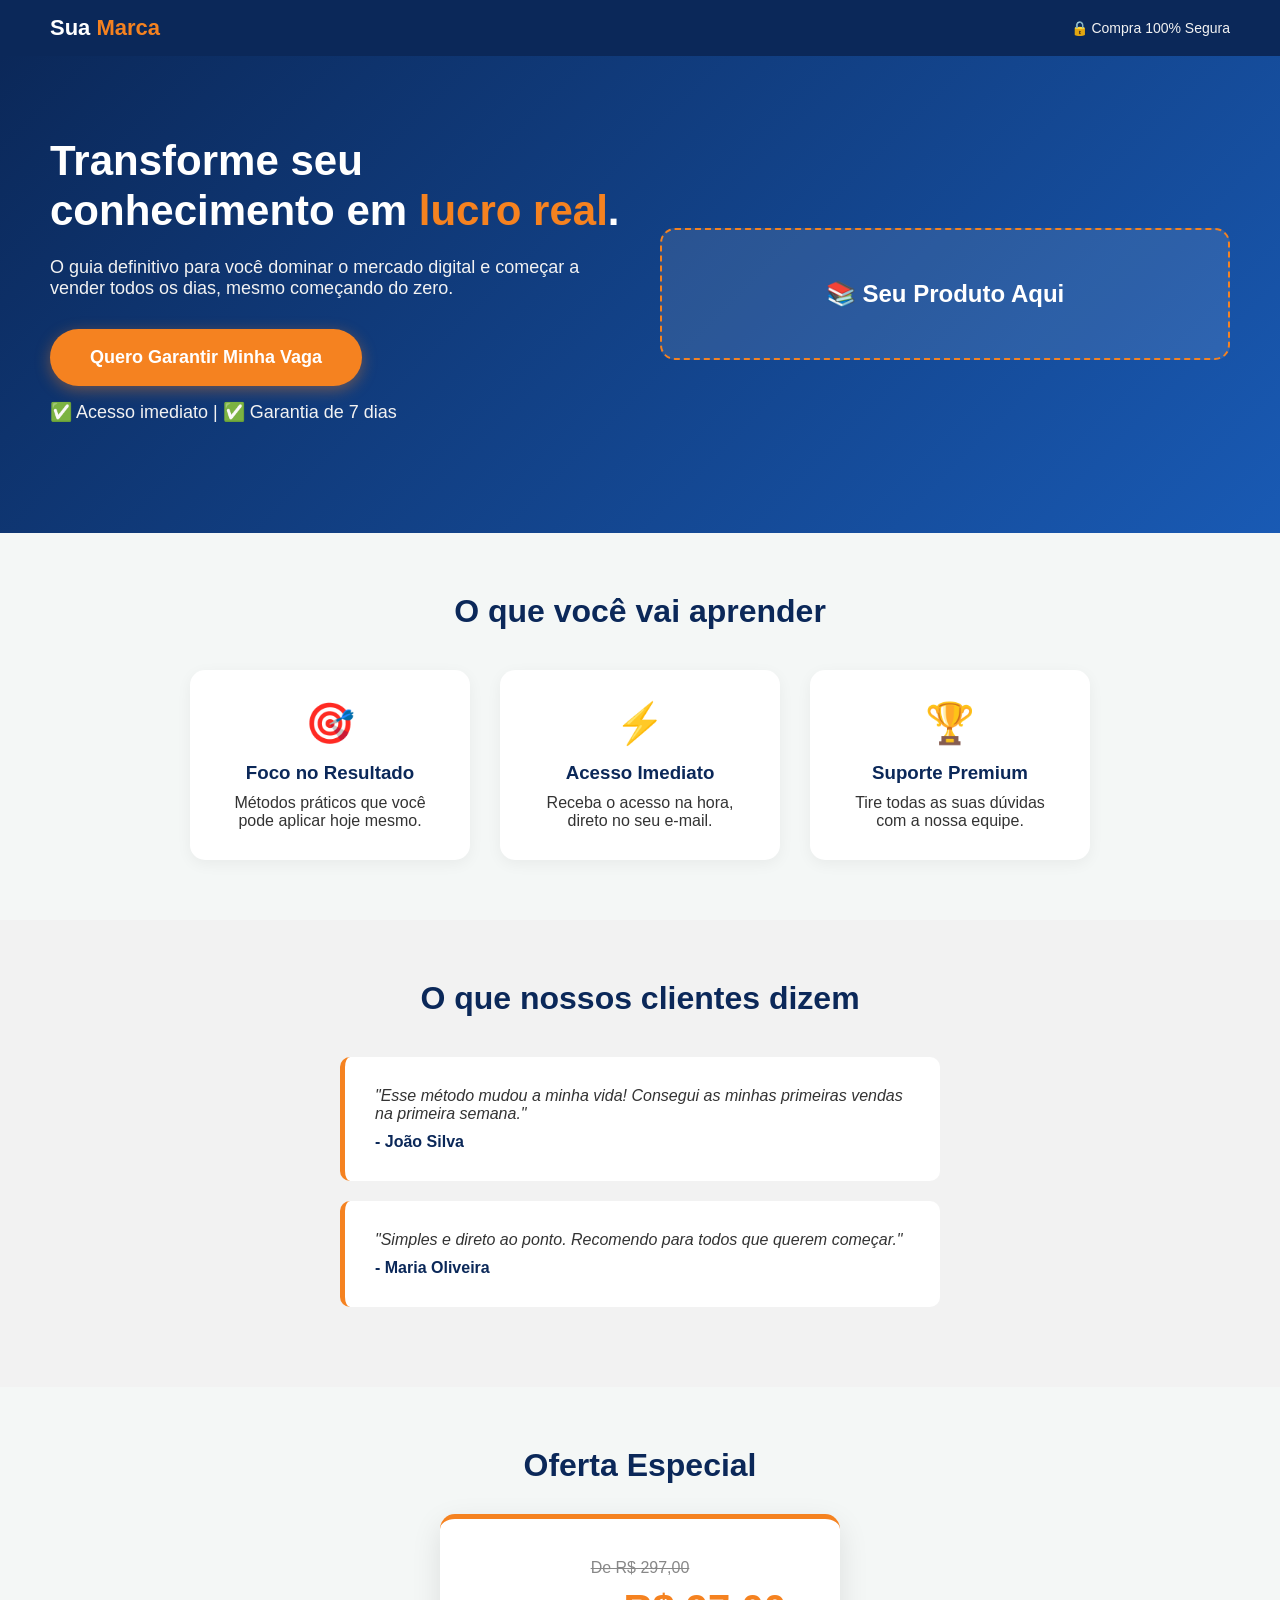
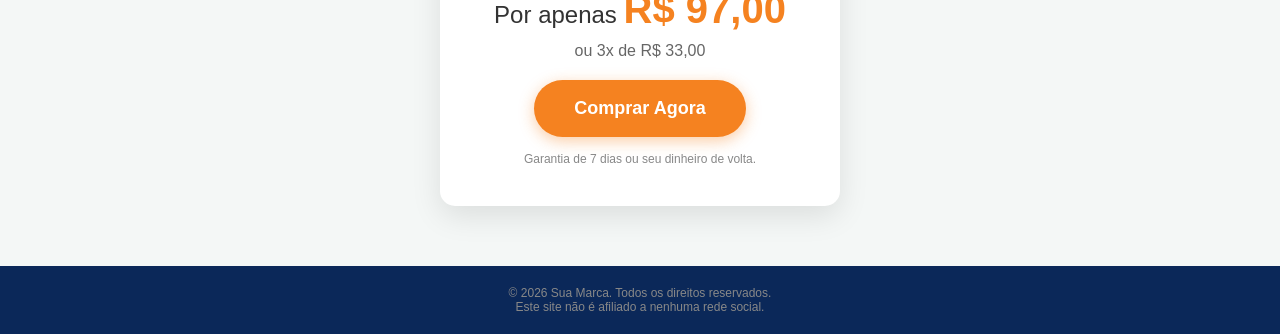
<file: template-vendas.html>
<!DOCTYPE html>
<html lang="pt-BR">
<head>
    <meta charset="UTF-8">
    <meta name="viewport" content="width=device-width, initial-scale=1.0">
    <title>Landing Page de Vendas - Modelo</title>
    <link rel="stylesheet" href="template-vendas.css">
</head>
<body>

    <!-- Cabeçalho -->
    <header>
        <div class="logo">Sua <span>Marca</span></div>
        <div class="selo-garantia">🔒 Compra 100% Segura</div>
    </header>

    <!-- Hero Section: Chamada Principal -->
    <section class="hero-vendas">
        <div class="hero-conteudo">
            <h1>Transforme seu conhecimento em <span>lucro real</span>.</h1>
            <p>O guia definitivo para você dominar o mercado digital e começar a vender todos os dias, mesmo começando do zero.</p>
            <a href="https://negrinipay.com.br/login" class="btn-compra">Quero Garantir Minha Vaga</a>
            <p class="selo-abaixo">✅ Acesso imediato | ✅ Garantia de 7 dias</p>
        </div>
        <div class="hero-imagem">
            <div class="placeholder-img">📚 Seu Produto Aqui</div>
        </div>
    </section>

    <!-- Seção de Benefícios -->
    <section class="beneficios-vendas">
        <h2>O que você vai aprender</h2>
        <div class="grid-beneficios">
            <div class="beneficio">
                <div class="icone">🎯</div>
                <h3>Foco no Resultado</h3>
                <p>Métodos práticos que você pode aplicar hoje mesmo.</p>
            </div>
            <div class="beneficio">
                <div class="icone">⚡</div>
                <h3>Acesso Imediato</h3>
                <p>Receba o acesso na hora, direto no seu e-mail.</p>
            </div>
            <div class="beneficio">
                <div class="icone">🏆</div>
                <h3>Suporte Premium</h3>
                <p>Tire todas as suas dúvidas com a nossa equipe.</p>
            </div>
        </div>
    </section>

    <!-- Seção de Prova Social -->
    <section class="depoimentos">
        <h2>O que nossos clientes dizem</h2>
        <div class="card-depoimento">
            <p>"Esse método mudou a minha vida! Consegui as minhas primeiras vendas na primeira semana."</p>
            <span>- João Silva</span>
        </div>
        <div class="card-depoimento">
            <p>"Simples e direto ao ponto. Recomendo para todos que querem começar."</p>
            <span>- Maria Oliveira</span>
        </div>
    </section>

    <!-- Seção de Oferta / Preço -->
    <section class="oferta">
        <h2>Oferta Especial</h2>
        <div class="caixa-preco">
            <p class="preco-antigo">De R$ 297,00</p>
            <p class="preco-atual">Por apenas <span>R$ 97,00</span></p>
            <p class="parcelamento">ou 3x de R$ 33,00</p>
            <a href="https://negrinipay.com.br/login" class="btn-compra">Comprar Agora</a>
            <p class="garantia">Garantia de 7 dias ou seu dinheiro de volta.</p>
        </div>
    </section>

    <!-- Rodapé -->
    <footer>
        <p>&copy; 2026 Sua Marca. Todos os direitos reservados.</p>
        <p>Este site não é afiliado a nenhuma rede social.</p>
    </footer>

</body>
</html>
</file>
<file: portfolio.css>
/* RESET E GERAL */
* { margin: 0; padding: 0; box-sizing: border-box; font-family: 'Arial', sans-serif; }
body { background-color: #f4f7f6; color: #333; }

/* CABEÇALHO */
header {
    background-color: #0B2859;
    color: white;
    display: flex;
    justify-content: space-between;
    align-items: center;
    padding: 20px 50px;
    flex-wrap: wrap;
    gap: 15px;
}
.logo { font-size: 24px; font-weight: bold; }
.logo span { color: #F58220; }

nav {
    display: flex;
    align-items: center;
    gap: 25px;
    flex-wrap: wrap;
}
nav a {
    color: white;
    text-decoration: none;
    font-weight: 500;
    font-size: 15px;
    transition: 0.3s;
}
nav a:hover { color: #F58220; }

/* TÍTULOS */
.titulo-pagina {
    text-align: center;
    padding: 50px 20px 30px 20px;
}
.titulo-pagina h1 {
    color: #0B2859;
    font-size: 32px;
    margin-bottom: 10px;
}
.titulo-pagina p {
    color: #666;
    font-size: 18px;
}

/* BOTÕES DE FILTRO */
.filtros {
    display: flex;
    justify-content: center;
    gap: 15px;
    margin-bottom: 40px;
    flex-wrap: wrap;
    padding: 0 15px;
}
.filtros button {
    background-color: #fff;
    color: #0B2859;
    border: 2px solid #0B2859;
    padding: 10px 25px;
    border-radius: 50px;
    font-weight: bold;
    cursor: pointer;
    transition: 0.3s;
    font-size: 14px;
}
.filtros button:hover,
.filtros button.ativo {
    background-color: #0B2859;
    color: white;
}

/* GRID DE PROJETOS */
.grid-portfolio {
    display: grid;
    grid-template-columns: repeat(auto-fit, minmax(300px, 1fr));
    gap: 30px;
    padding: 0 50px 50px 50px;
    max-width: 1200px;
    margin: 0 auto;
}

/* CARTÃO DE PROJETO */
.card-projeto {
    background-color: #fff;
    padding: 30px;
    border-radius: 15px;
    text-align: center;
    box-shadow: 0 4px 15px rgba(0,0,0,0.05);
    border-top: 5px solid #195AB4;
    transition: 0.3s;
    display: flex;
    flex-direction: column;
}
.card-projeto:hover {
    transform: translateY(-10px);
    border-top-color: #F58220;
    box-shadow: 0 10px 25px rgba(0,0,0,0.1);
}
.card-projeto .icone { font-size: 40px; margin-bottom: 15px; }
.card-projeto h3 { color: #0B2859; font-size: 20px; margin-bottom: 10px; }
.card-projeto p { color: #666; font-size: 15px; line-height: 1.5; margin-bottom: 20px; flex-grow: 1; }

/* BOTÃO DE SELEÇÃO */
.btn-selecionar {
    background-color: #F58220;
    color: white;
    border: none;
    padding: 12px 20px;
    border-radius: 50px;
    font-weight: bold;
    cursor: pointer;
    transition: 0.3s;
    text-decoration: none;
    display: inline-block;
    text-align: center;
}
.btn-selecionar:hover { background-color: #D96F15; transform: scale(1.05); }

/* CTA FINAL (BOTÃO DE ORÇAMENTO) */
.cta-final {
    background-color: #0B2859;
    color: white;
    text-align: center;
    padding: 60px 20px;
}
.cta-final h2 { font-size: 28px; margin-bottom: 15px; }
.cta-final p { font-size: 16px; color: #F2F2F2; margin-bottom: 30px; max-width: 600px; margin-left: auto; margin-right: auto; }
.btn-orcamento {
    background-color: #F58220;
    color: white;
    border: none;
    padding: 18px 45px;
    border-radius: 50px;
    font-size: 18px;
    font-weight: bold;
    cursor: pointer;
    transition: 0.3s;
    box-shadow: 0 4px 15px rgba(245, 130, 32, 0.4);
}
.btn-orcamento:hover { background-color: #D96F15; transform: scale(1.05); }

/* ============================
   MODAL DE PACOTES
   ============================ */
.modal-overlay {
    display: none; /* Escondido por padrão */
    position: fixed;
    top: 0; left: 0;
    width: 100%;
    height: 100%;
    background-color: rgba(0,0,0,0.7);
    z-index: 2000;
    justify-content: center;
    align-items: center;
    padding: 20px;
    overflow-y: auto;
}
.modal-conteudo {
    background-color: #f4f7f6;
    border-radius: 20px;
    max-width: 1100px;
    width: 100%;
    padding: 50px 30px 30px 30px;
    position: relative;
    max-height: 90vh;
    overflow-y: auto;
    animation: aparecerModal 0.3s ease;
}
@keyframes aparecerModal {
    from { opacity: 0; transform: scale(0.95); }
    to { opacity: 1; transform: scale(1); }
}
.btn-fechar {
    position: absolute;
    top: 15px;
    right: 20px;
    background: #0B2859;
    color: white;
    border: none;
    width: 40px;
    height: 40px;
    border-radius: 50%;
    font-size: 20px;
    cursor: pointer;
    transition: 0.3s;
    display: flex;
    align-items: center;
    justify-content: center;
}
.btn-fechar:hover { background: #F58220; transform: rotate(90deg); }

.modal-conteudo h2 {
    text-align: center;
    color: #0B2859;
    font-size: 30px;
    margin-bottom: 10px;
}
.subtitulo-modal {
    text-align: center;
    color: #666;
    font-size: 15px;
    margin-bottom: 35px;
    max-width: 700px;
    margin-left: auto;
    margin-right: auto;
}
.grid-pacotes {
    display: flex;
    justify-content: center;
    gap: 25px;
    flex-wrap: wrap;
    align-items: stretch;
}
.card-pacote {
    background: white;
    padding: 30px 20px;
    border-radius: 15px;
    width: 300px;
    box-shadow: 0 4px 15px rgba(0,0,0,0.08);
    border-top: 5px solid #195AB4;
    transition: 0.3s;
    display: flex;
    flex-direction: column;
    position: relative;
}
.card-pacote:hover {
    transform: translateY(-8px);
    box-shadow: 0 15px 35px rgba(0,0,0,0.15);
    border-top-color: #F58220;
}
.card-pacote.destaque {
    border: 3px solid #F58220;
    border-top: 5px solid #F58220;
}
.selo-popular {
    position: absolute;
    top: -15px;
    left: 50%;
    transform: translateX(-50%);
    background-color: #F58220;
    color: white;
    padding: 6px 20px;
    border-radius: 50px;
    font-size: 11px;
    font-weight: bold;
    text-transform: uppercase;
    white-space: nowrap;
}
.card-pacote h3 { color: #0B2859; font-size: 22px; margin-bottom: 10px; text-align: center; }
.preco-pacote { color: #666; font-size: 14px; margin-bottom: 20px; text-align: center; }
.preco-pacote span { display: block; color: #F58220; font-size: 28px; font-weight: bold; margin-top: 5px; }
.lista-pacote { list-style: none; text-align: left; margin-bottom: 25px; flex-grow: 1; }
.lista-pacote li { font-size: 13px; color: #444; padding: 7px 0; border-bottom: 1px solid #f0f0f0; }
.btn-pacote {
    background-color: #0B2859;
    color: white;
    padding: 14px 20px;
    border-radius: 50px;
    text-decoration: none;
    font-weight: bold;
    font-size: 14px;
    text-align: center;
    transition: 0.3s;
    display: block;
}
.btn-pacote:hover { background-color: #F58220; transform: scale(1.03); }
.card-pacote.destaque .btn-pacote { background-color: #F58220; }
.card-pacote.destaque .btn-pacote:hover { background-color: #D96F15; }
.modal-rodape {
    text-align: center;
    margin-top: 30px;
    color: #666;
    font-size: 14px;
}
.modal-rodape a { color: #F58220; font-weight: bold; text-decoration: none; }
.modal-rodape a:hover { text-decoration: underline; }

/* CLASSE PARA ESCONDER PROJETOS FILTRADOS */
.esconder { display: none; }

/* ============================
   RESPONSIVIDADE PARA CELULAR
   ============================ */
@media (max-width: 768px) {

    /* Cabeçalho */
    header { flex-direction: column; padding: 15px 20px; text-align: center; gap: 10px; }
    .logo { font-size: 26px; }
    nav { justify-content: center; gap: 15px; }
    nav a { font-size: 14px; }

    /* Títulos */
    .titulo-pagina { padding: 30px 20px 20px 20px; }
    .titulo-pagina h1 { font-size: 24px; }
    .titulo-pagina p { font-size: 15px; }

    /* Filtros */
    .filtros { gap: 8px; padding: 0 15px; margin-bottom: 30px; }
    .filtros button { padding: 8px 16px; font-size: 13px; }

    /* Grid de projetos */
    .grid-portfolio { grid-template-columns: 1fr; padding: 0 20px 30px 20px; gap: 20px; }
    .card-projeto { padding: 25px 20px; }
    .card-projeto h3 { font-size: 18px; }
    .card-projeto p { font-size: 14px; }

    /* CTA Final */
    .cta-final { padding: 40px 20px; }
    .cta-final h2 { font-size: 22px; }
    .cta-final p { font-size: 15px; }
    .btn-orcamento { padding: 15px 30px; font-size: 16px; width: 100%; max-width: 320px; }

    /* Modal de Pacotes */
    .modal-conteudo { padding: 50px 20px 20px 20px; }
    .modal-conteudo h2 { font-size: 24px; }
    .subtitulo-modal { font-size: 14px; margin-bottom: 25px; }
    .grid-pacotes { gap: 20px; }
    .card-pacote { width: 100%; max-width: 350px; }
    .preco-pacote span { font-size: 26px; }
    .btn-fechar { width: 35px; height: 35px; font-size: 18px; top: 10px; right: 10px; }
}
</file>
<file: template-advocacia.css>
/* RESET E GERAL */
* { margin: 0; padding: 0; box-sizing: border-box; font-family: 'Georgia', serif; }
body { background-color: #F8F9FA; color: #333; }

/* CABEÇALHO */
header {
    background-color: #0A1F44;
    color: white;
    display: flex;
    justify-content: space-between;
    align-items: center;
    padding: 20px 50px;
    position: sticky;
    top: 0;
    z-index: 100;
    box-shadow: 0 2px 10px rgba(0,0,0,0.2);
    flex-wrap: wrap;
    gap: 15px;
}
.logo { font-size: 26px; font-weight: bold; letter-spacing: 1px; }
.logo span { color: #C9A227; }

nav {
    display: flex;
    align-items: center;
    gap: 25px;
    flex-wrap: wrap;
}
nav a {
    color: white;
    text-decoration: none;
    font-size: 15px;
    transition: 0.3s;
}
nav a:hover { color: #C9A227; }

.btn-contato {
    background-color: #C9A227;
    color: #0A1F44 !important;
    padding: 10px 20px;
    border-radius: 5px;
    font-weight: bold;
    white-space: nowrap;
}
.btn-contato:hover { background-color: #b8962c; }

/* HERO */
.hero-advocacia {
    background: linear-gradient(rgba(10, 31, 68, 0.85), rgba(10, 31, 68, 0.85)), url('https://images.unsplash.com/photo-1589829545856-d10d557cf95f?w=1200') center/cover;
    color: white;
    text-align: center;
    padding: 140px 20px;
}
.hero-conteudo h1 {
    font-size: 44px;
    margin-bottom: 20px;
    line-height: 1.2;
    max-width: 800px;
    margin-left: auto;
    margin-right: auto;
}
.hero-conteudo h1 span { color: #C9A227; }
.hero-conteudo p {
    font-size: 18px;
    color: #ddd;
    margin-bottom: 30px;
    max-width: 600px;
    margin-left: auto;
    margin-right: auto;
}
.btn-principal {
    background-color: #C9A227;
    color: #0A1F44;
    text-decoration: none;
    padding: 15px 40px;
    border-radius: 5px;
    font-weight: bold;
    font-size: 16px;
    display: inline-block;
    transition: 0.3s;
}
.btn-principal:hover { background-color: #b8962c; transform: scale(1.05); }

/* ÁREAS DE ATUAÇÃO */
.areas { padding: 60px 50px; max-width: 1100px; margin: 0 auto; }
.areas h2 { text-align: center; font-size: 36px; color: #0A1F44; margin-bottom: 10px; }
.subtitulo { text-align: center; color: #777; margin-bottom: 50px; font-style: italic; }
.grid-areas {
    display: grid;
    grid-template-columns: repeat(auto-fit, minmax(300px, 1fr));
    gap: 25px;
}
.area-card {
    background: white;
    padding: 35px;
    border-radius: 8px;
    text-align: center;
    box-shadow: 0 4px 15px rgba(0,0,0,0.05);
    border-top: 4px solid #0A1F44;
    transition: 0.3s;
}
.area-card:hover { transform: translateY(-8px); border-top-color: #C9A227; box-shadow: 0 10px 25px rgba(0,0,0,0.1); }
.area-card .icone { font-size: 40px; margin-bottom: 15px; }
.area-card h3 { color: #0A1F44; font-size: 20px; margin-bottom: 10px; }
.area-card p { color: #666; font-size: 14px; line-height: 1.5; }

/* SOBRE */
.sobre-escritorio {
    background-color: #0A1F44;
    color: #ddd;
    padding: 70px 50px;
    text-align: center;
}
.sobre-escritorio h2 { color: #C9A227; font-size: 34px; margin-bottom: 25px; }
.sobre-escritorio p { max-width: 800px; margin: 0 auto 15px auto; font-size: 17px; line-height: 1.7; }
.numeros {
    display: flex;
    justify-content: center;
    gap: 60px;
    margin-top: 40px;
    flex-wrap: wrap;
}
.numero strong { display: block; font-size: 40px; color: #C9A227; }
.numero span { font-size: 14px; color: #aaa; }

/* CONTATO */
.contato { padding: 70px 20px; max-width: 600px; margin: 0 auto; }
.contato h2 { text-align: center; font-size: 34px; color: #0A1F44; margin-bottom: 10px; }
.form-contato { display: flex; flex-direction: column; gap: 15px; margin-top: 30px; }
.form-contato input,
.form-contato select,
.form-contato textarea {
    padding: 15px;
    border: 1px solid #ccc;
    border-radius: 5px;
    font-size: 15px;
    font-family: 'Arial', sans-serif;
    width: 100%;
}
.form-contato input:focus,
.form-contato select:focus,
.form-contato textarea:focus { outline: none; border-color: #C9A227; }
.btn-enviar {
    background-color: #0A1F44;
    color: white;
    padding: 15px;
    border: none;
    border-radius: 5px;
    font-weight: bold;
    font-size: 16px;
    cursor: pointer;
    transition: 0.3s;
}
.btn-enviar:hover { background-color: #C9A227; color: #0A1F44; }

/* RODAPÉ */
footer { background-color: #06122b; color: #aaa; padding: 50px 50px 20px 50px; }
.footer-conteudo { display: flex; justify-content: space-between; flex-wrap: wrap; gap: 30px; margin-bottom: 30px; }
.footer-conteudo h3 { color: #C9A227; margin-bottom: 10px; font-size: 16px; }
.footer-conteudo p { font-size: 14px; margin-bottom: 5px; }
.copyright { text-align: center; font-size: 12px; border-top: 1px solid #333; padding-top: 20px; }

/* ============================
   RESPONSIVIDADE PARA CELULAR
   ============================ */
@media (max-width: 768px) {
    header { flex-direction: column; padding: 15px 20px; text-align: center; gap: 12px; }
    .logo { font-size: 24px; }
    nav { flex-direction: column; width: 100%; gap: 10px; }
    nav a { font-size: 15px; width: 100%; text-align: center; padding: 5px 0; }
    .btn-contato {
        width: 100%;
        max-width: 280px;
        padding: 12px 20px;
        font-size: 15px;
        margin: 5px auto 0 auto;
        text-align: center;
    }
    .hero-advocacia { padding: 70px 20px; }
    .hero-conteudo h1 { font-size: 28px; }
    .hero-conteudo p { font-size: 15px; }
    .btn-principal { padding: 12px 30px; font-size: 15px; }
    .areas { padding: 40px 20px; }
    .areas h2 { font-size: 26px; }
    .grid-areas { grid-template-columns: 1fr; gap: 20px; }
    .area-card { padding: 25px 20px; }
    .sobre-escritorio { padding: 40px 20px; }
    .sobre-escritorio h2 { font-size: 26px; }
    .sobre-escritorio p { font-size: 15px; }
    .numeros { gap: 30px; }
    .numero strong { font-size: 32px; }
    .contato { padding: 40px 20px; }
    .contato h2 { font-size: 26px; }
    footer { padding: 40px 20px 15px 20px; }
    .footer-conteudo { flex-direction: column; gap: 20px; }
}
</file>
<file: template-clinica.css>
/* RESET E GERAL */
* { margin: 0; padding: 0; box-sizing: border-box; font-family: 'Arial', sans-serif; }
body { background-color: #F8FAFC; color: #333; }

/* CABEÇALHO */
header {
    background-color: #FFFFFF;
    color: #1a3a5c;
    display: flex;
    justify-content: space-between;
    align-items: center;
    padding: 20px 50px;
    position: sticky;
    top: 0;
    z-index: 100;
    box-shadow: 0 2px 10px rgba(0,0,0,0.08);
    flex-wrap: wrap;
    gap: 15px;
}
.logo { font-size: 26px; font-weight: bold; letter-spacing: 1px; }
.logo span { color: #00A99D; }

nav {
    display: flex;
    align-items: center;
    gap: 25px;
    flex-wrap: wrap;
}
nav a {
    color: #1a3a5c;
    text-decoration: none;
    font-size: 15px;
    font-weight: 500;
    transition: 0.3s;
}
nav a:hover { color: #00A99D; }

.btn-agendar {
    background-color: #00A99D;
    color: white !important;
    padding: 10px 20px;
    border-radius: 50px;
    font-weight: bold;
    white-space: nowrap;
}
.btn-agendar:hover { background-color: #008a80; }

/* HERO */
.hero-clinica {
    background: linear-gradient(rgba(26, 58, 92, 0.85), rgba(26, 58, 92, 0.85)), url('https://images.unsplash.com/photo-1631217868264-e5b90bb7e133?w=1200') center/cover;
    color: white;
    text-align: center;
    padding: 140px 20px;
}
.hero-conteudo h1 {
    font-size: 46px;
    margin-bottom: 20px;
    line-height: 1.2;
    max-width: 800px;
    margin-left: auto;
    margin-right: auto;
}
.hero-conteudo h1 span { color: #00A99D; }
.hero-conteudo p {
    font-size: 18px;
    color: #e0e8f0;
    margin-bottom: 30px;
    max-width: 650px;
    margin-left: auto;
    margin-right: auto;
}
.btn-principal {
    background-color: #00A99D;
    color: white;
    text-decoration: none;
    padding: 15px 35px;
    border-radius: 50px;
    font-weight: bold;
    font-size: 16px;
    display: inline-block;
    transition: 0.3s;
    margin: 0 8px;
}
.btn-principal:hover { background-color: #008a80; transform: scale(1.05); }
.btn-secundario {
    background-color: transparent;
    color: white;
    text-decoration: none;
    padding: 15px 35px;
    border-radius: 50px;
    font-weight: bold;
    font-size: 16px;
    display: inline-block;
    border: 2px solid white;
    transition: 0.3s;
    margin: 0 8px;
}
.btn-secundario:hover { background-color: white; color: #1a3a5c; }

/* ESPECIALIDADES */
.especialidades { padding: 70px 50px; max-width: 1100px; margin: 0 auto; }
.especialidades h2 { text-align: center; font-size: 36px; color: #1a3a5c; margin-bottom: 10px; }
.subtitulo { text-align: center; color: #777; margin-bottom: 50px; font-size: 17px; }
.grid-especialidades {
    display: grid;
    grid-template-columns: repeat(auto-fit, minmax(280px, 1fr));
    gap: 25px;
}
.card-especialidade {
    background: white;
    padding: 35px 25px;
    border-radius: 12px;
    text-align: center;
    box-shadow: 0 4px 15px rgba(0,0,0,0.05);
    border-bottom: 4px solid #1a3a5c;
    transition: 0.3s;
}
.card-especialidade:hover { transform: translateY(-8px); border-bottom-color: #00A99D; box-shadow: 0 10px 25px rgba(0,0,0,0.1); }
.card-especialidade .icone { font-size: 45px; margin-bottom: 15px; }
.card-especialidade h3 { color: #1a3a5c; font-size: 20px; margin-bottom: 10px; }
.card-especialidade p { color: #666; font-size: 14px; line-height: 1.5; }

/* EQUIPE */
.equipe { background-color: #e8f4f3; padding: 70px 50px; }
.equipe h2 { text-align: center; font-size: 36px; color: #1a3a5c; margin-bottom: 10px; }
.grid-equipe {
    display: grid;
    grid-template-columns: repeat(auto-fit, minmax(220px, 1fr));
    gap: 30px;
    max-width: 1100px;
    margin: 40px auto 0 auto;
}
.membro {
    background: white;
    padding: 30px 20px;
    border-radius: 12px;
    text-align: center;
    box-shadow: 0 4px 15px rgba(0,0,0,0.05);
    transition: 0.3s;
}
.membro:hover { transform: translateY(-5px); box-shadow: 0 10px 25px rgba(0,0,0,0.1); }
.membro .foto {
    font-size: 60px;
    margin-bottom: 15px;
    background-color: #e8f4f3;
    width: 100px;
    height: 100px;
    border-radius: 50%;
    display: flex;
    align-items: center;
    justify-content: center;
    margin: 0 auto 15px auto;
}
.membro h3 { color: #1a3a5c; font-size: 18px; margin-bottom: 5px; }
.membro p { color: #00A99D; font-size: 14px; font-weight: bold; }

/* SOBRE */
.sobre-clinica { background-color: #1a3a5c; color: #e0e8f0; padding: 70px 50px; }
.sobre-conteudo { max-width: 1000px; margin: 0 auto; }
.sobre-clinica h2 { text-align: center; color: #00A99D; font-size: 34px; margin-bottom: 40px; }
.diferenciais {
    display: grid;
    grid-template-columns: repeat(auto-fit, minmax(400px, 1fr));
    gap: 30px;
}
.diferencial {
    display: flex;
    gap: 15px;
    align-items: flex-start;
    background-color: rgba(255,255,255,0.05);
    padding: 20px;
    border-radius: 10px;
    border-left: 4px solid #00A99D;
}
.diferencial span { font-size: 24px; }
.diferencial h4 { color: white; font-size: 17px; margin-bottom: 5px; }
.diferencial p { font-size: 14px; color: #b0c4d8; }

/* CONTATO */
.contato { padding: 70px 20px; max-width: 600px; margin: 0 auto; }
.contato h2 { text-align: center; font-size: 34px; color: #1a3a5c; margin-bottom: 10px; }
.form-contato { display: flex; flex-direction: column; gap: 15px; margin-top: 30px; }
.form-contato input,
.form-contato select,
.form-contato textarea {
    padding: 15px;
    border: 1px solid #ccc;
    border-radius: 8px;
    font-size: 15px;
    font-family: 'Arial', sans-serif;
    width: 100%;
    background-color: white;
}
.form-contato input:focus,
.form-contato select:focus,
.form-contato textarea:focus { outline: none; border-color: #00A99D; box-shadow: 0 0 0 3px rgba(0, 169, 157, 0.1); }
.btn-enviar {
    background-color: #00A99D;
    color: white;
    padding: 15px;
    border: none;
    border-radius: 50px;
    font-weight: bold;
    font-size: 16px;
    cursor: pointer;
    transition: 0.3s;
}
.btn-enviar:hover { background-color: #008a80; transform: scale(1.02); }

/* RODAPÉ */
footer { background-color: #0f2438; color: #aaa; padding: 50px 50px 20px 50px; }
.footer-conteudo { display: flex; justify-content: space-between; flex-wrap: wrap; gap: 30px; margin-bottom: 30px; }
.footer-conteudo h3 { color: #00A99D; margin-bottom: 10px; font-size: 16px; }
.footer-conteudo p { font-size: 14px; margin-bottom: 5px; }
.copyright { text-align: center; font-size: 12px; border-top: 1px solid #333; padding-top: 20px; }

/* ============================
   RESPONSIVIDADE PARA CELULAR
   ============================ */
@media (max-width: 768px) {
    header { flex-direction: column; padding: 15px 20px; text-align: center; gap: 12px; }
    .logo { font-size: 24px; }
    nav { flex-direction: column; width: 100%; gap: 10px; }
    nav a { font-size: 15px; width: 100%; text-align: center; padding: 5px 0; }
    .btn-agendar {
        width: 100%;
        max-width: 280px;
        padding: 12px 20px;
        font-size: 15px;
        margin: 5px auto 0 auto;
        text-align: center;
    }
    .hero-clinica { padding: 70px 20px; }
    .hero-conteudo h1 { font-size: 28px; }
    .hero-conteudo p { font-size: 15px; }
    .btn-principal, .btn-secundario {
        padding: 12px 25px;
        font-size: 14px;
        display: block;
        margin: 10px auto;
        max-width: 280px;
        text-align: center;
    }
    .especialidades { padding: 40px 20px; }
    .especialidades h2 { font-size: 26px; }
    .grid-especialidades { grid-template-columns: 1fr; gap: 20px; }
    .card-especialidade { padding: 25px 20px; }
    .equipe { padding: 40px 20px; }
    .equipe h2 { font-size: 26px; }
    .grid-equipe { grid-template-columns: 1fr; gap: 20px; }
    .sobre-clinica { padding: 40px 20px; }
    .sobre-clinica h2 { font-size: 26px; }
    .diferenciais { grid-template-columns: 1fr; gap: 15px; }
    .contato { padding: 40px 20px; }
    .contato h2 { font-size: 26px; }
    footer { padding: 40px 20px 15px 20px; }
    .footer-conteudo { flex-direction: column; gap: 20px; }
}
</file>
<file: template-leads.css>
:root {
    --cor-primaria: #6a0dad; /* Roxo moderno */
    --cor-escura: #1a1a2e;
    --cor-texto: #333;
    --cor-fundo: #f4f4f9;
}

* { margin: 0; padding: 0; box-sizing: border-box; font-family: 'Arial', sans-serif; }

body {
    background: linear-gradient(135deg, var(--cor-escura) 0%, #16213e 100%);
    min-height: 100vh;
    display: flex;
    align-items: center;
    justify-content: center;
    padding: 20px;
}

.container {
    display: flex;
    max-width: 1000px;
    width: 100%;
    background-color: white;
    border-radius: 20px;
    overflow: hidden;
    box-shadow: 0 20px 50px rgba(0,0,0,0.3);
}

/* Lado Esquerdo - Texto */
.texto-lead {
    flex: 1;
    padding: 60px;
    background-color: var(--cor-escura);
    color: white;
    display: flex;
    flex-direction: column;
    justify-content: center;
}

.tag {
    background-color: var(--cor-primaria);
    color: white;
    padding: 5px 15px;
    border-radius: 50px;
    font-size: 12px;
    font-weight: bold;
    text-transform: uppercase;
    align-self: flex-start;
    margin-bottom: 20px;
}

.texto-lead h1 {
    font-size: 36px;
    line-height: 1.2;
    margin-bottom: 20px;
}

.texto-lead h1 span { color: var(--cor-primaria); }

.texto-lead p {
    color: #ccc;
    font-size: 16px;
    line-height: 1.6;
    margin-bottom: 30px;
}

.lista-beneficios { list-style: none; }
.lista-beneficios li {
    margin-bottom: 15px;
    font-size: 15px;
    color: #ddd;
}

/* Lado Direito - Formulário */
.formulario {
    flex: 1;
    padding: 60px;
    display: flex;
    flex-direction: column;
    justify-content: center;
}

.formulario h2 {
    color: var(--cor-escura);
    font-size: 28px;
    margin-bottom: 10px;
}

.formulario p {
    color: #666;
    margin-bottom: 30px;
}

.input-group {
    margin-bottom: 20px;
}

.input-group label {
    display: block;
    font-size: 14px;
    font-weight: bold;
    color: var(--cor-escura);
    margin-bottom: 8px;
}

.input-group input {
    width: 100%;
    padding: 15px;
    border: 2px solid #eee;
    border-radius: 10px;
    font-size: 16px;
    transition: 0.3s;
}

.input-group input:focus {
    border-color: var(--cor-primaria);
    outline: none;
    box-shadow: 0 0 10px rgba(106, 13, 173, 0.1);
}

.btn-enviar {
    width: 100%;
    padding: 18px;
    background-color: var(--cor-primaria);
    color: white;
    border: none;
    border-radius: 10px;
    font-size: 18px;
    font-weight: bold;
    cursor: pointer;
    transition: 0.3s;
    margin-top: 10px;
}

.btn-enviar:hover {
    background-color: #4b087a;
    transform: translateY(-3px);
    box-shadow: 0 10px 20px rgba(106, 13, 173, 0.3);
}

.privacidade {
    font-size: 12px;
    color: #999;
    text-align: center;
    margin-top: 15px;
}

/* Responsividade para Celular */
@media (max-width: 768px) {
    .container { flex-direction: column; }
    .texto-lead, .formulario { padding: 30px; }
    .texto-lead h1 { font-size: 28px; }
}
</file>
<file: template-loja.css>
/* RESET E GERAL */
* { margin: 0; padding: 0; box-sizing: border-box; font-family: 'Arial', sans-serif; }
body { background-color: #FAFAFA; color: #333; }

/* CABEÇALHO */
header {
    background-color: #1a1a1a;
    color: white;
    display: flex;
    justify-content: space-between;
    align-items: center;
    padding: 20px 50px;
    position: sticky;
    top: 0;
    z-index: 100;
    box-shadow: 0 2px 10px rgba(0,0,0,0.2);
    flex-wrap: wrap;
    gap: 15px;
}
.logo { font-size: 26px; font-weight: bold; letter-spacing: 2px; }
.logo span { color: #E91E63; }

nav {
    display: flex;
    align-items: center;
    gap: 25px;
    flex-wrap: wrap;
}
nav a {
    color: white;
    text-decoration: none;
    font-size: 15px;
    transition: 0.3s;
}
nav a:hover { color: #E91E63; }

.btn-carrinho {
    background-color: #E91E63;
    padding: 10px 20px;
    border-radius: 50px;
    font-weight: bold;
    color: white !important;
    white-space: nowrap;
    transition: 0.3s;
}
.btn-carrinho:hover { background-color: #c2185b; }

/* HERO */
.hero-loja {
    background: linear-gradient(rgba(0,0,0,0.5), rgba(0,0,0,0.5)), url('https://images.unsplash.com/photo-1441986300917-64674bd600d8?w=1200') center/cover;
    color: white;
    text-align: center;
    padding: 140px 20px;
}
.hero-conteudo h1 { font-size: 52px; margin-bottom: 20px; letter-spacing: 2px; }
.hero-conteudo h1 span { color: #E91E63; }
.hero-conteudo p { font-size: 18px; color: #f0f0f0; margin-bottom: 30px; }
.btn-principal {
    background-color: #E91E63;
    color: white;
    text-decoration: none;
    padding: 15px 40px;
    border-radius: 50px;
    font-weight: bold;
    font-size: 16px;
    display: inline-block;
    transition: 0.3s;
}
.btn-principal:hover { background-color: #c2185b; transform: scale(1.05); }

/* FILTROS */
.filtros-loja {
    display: flex;
    justify-content: center;
    gap: 15px;
    padding: 40px 20px 20px 20px;
    flex-wrap: wrap;
}
.filtros-loja button {
    background-color: #fff;
    color: #333;
    border: 2px solid #333;
    padding: 10px 25px;
    border-radius: 50px;
    font-weight: bold;
    cursor: pointer;
    transition: 0.3s;
    font-size: 14px;
}
.filtros-loja button:hover,
.filtros-loja button.ativo {
    background-color: #E91E63;
    border-color: #E91E63;
    color: white;
}

/* PRODUTOS */
.produtos { padding: 40px 50px 60px 50px; max-width: 1200px; margin: 0 auto; }
.produtos h2 { text-align: center; font-size: 32px; color: #1a1a1a; margin-bottom: 40px; letter-spacing: 1px; }
.grid-produtos {
    display: grid;
    grid-template-columns: repeat(auto-fit, minmax(260px, 1fr));
    gap: 30px;
}
.card-produto {
    background: white;
    border-radius: 12px;
    overflow: hidden;
    box-shadow: 0 4px 15px rgba(0,0,0,0.08);
    transition: 0.3s;
    display: flex;
    flex-direction: column;
}
.card-produto:hover { transform: translateY(-8px); box-shadow: 0 12px 30px rgba(0,0,0,0.15); }
.imagem-produto {
    background-color: #f5f5f5;
    font-size: 80px;
    text-align: center;
    padding: 40px;
    border-bottom: 1px solid #eee;
}
.info-produto { padding: 20px; display: flex; flex-direction: column; flex-grow: 1; }
.tag {
    display: inline-block;
    background-color: #E91E63;
    color: white;
    font-size: 11px;
    font-weight: bold;
    padding: 4px 10px;
    border-radius: 50px;
    align-self: flex-start;
    margin-bottom: 10px;
}
.info-produto h3 { font-size: 18px; color: #1a1a1a; margin-bottom: 5px; }
.descricao { font-size: 13px; color: #888; margin-bottom: 10px; }
.preco-antigo { font-size: 14px; color: #999; text-decoration: line-through; }
.preco { font-size: 22px; font-weight: bold; color: #E91E63; margin: 5px 0 15px 0; }
.btn-comprar {
    background-color: #1a1a1a;
    color: white;
    border: none;
    padding: 12px;
    border-radius: 50px;
    font-weight: bold;
    font-size: 14px;
    cursor: pointer;
    transition: 0.3s;
    margin-top: auto;
}
.btn-comprar:hover { background-color: #E91E63; }

/* SOBRE */
.sobre-loja { background-color: #1a1a1a; color: #ddd; padding: 60px 50px; text-align: center; }
.sobre-loja h2 { color: #E91E63; font-size: 32px; margin-bottom: 20px; }
.sobre-loja p { max-width: 800px; margin: 0 auto; font-size: 17px; line-height: 1.7; }

/* RODAPÉ */
footer { background-color: #111; color: #aaa; padding: 50px 50px 20px 50px; }
.footer-conteudo { display: flex; justify-content: space-between; flex-wrap: wrap; gap: 30px; margin-bottom: 30px; }
.footer-conteudo h3 { color: #E91E63; margin-bottom: 10px; font-size: 16px; }
.footer-conteudo p { font-size: 14px; margin-bottom: 5px; }
.copyright { text-align: center; font-size: 12px; border-top: 1px solid #333; padding-top: 20px; }

/* CLASSE PARA ESCONDER PRODUTOS FILTRADOS */
.esconder { display: none; }

/* ============================
   RESPONSIVIDADE PARA CELULAR
   ============================ */
@media (max-width: 768px) {
    header { flex-direction: column; padding: 15px 20px; text-align: center; gap: 12px; }
    .logo { font-size: 24px; letter-spacing: 1px; }
    nav { flex-direction: column; width: 100%; gap: 10px; }
    nav a { font-size: 15px; width: 100%; text-align: center; padding: 5px 0; }
    .btn-carrinho {
        width: 100%;
        max-width: 280px;
        padding: 12px 20px;
        font-size: 15px;
        margin: 5px auto 0 auto;
        text-align: center;
    }
    .hero-loja { padding: 80px 20px; }
    .hero-conteudo h1 { font-size: 30px; letter-spacing: 1px; }
    .hero-conteudo p { font-size: 15px; }
    .filtros-loja { padding: 25px 15px 10px 15px; gap: 8px; }
    .filtros-loja button { padding: 8px 16px; font-size: 13px; }
    .produtos { padding: 30px 20px 40px 20px; }
    .produtos h2 { font-size: 24px; margin-bottom: 25px; }
    .grid-produtos { grid-template-columns: 1fr; gap: 20px; }
    .imagem-produto { font-size: 60px; padding: 30px; }
    .sobre-loja { padding: 40px 20px; }
    .sobre-loja h2 { font-size: 24px; }
    .sobre-loja p { font-size: 15px; }
    footer { padding: 40px 20px 15px 20px; }
    .footer-conteudo { flex-direction: column; gap: 20px; }
}
</file>
<file: template-restaurante.css>
/* RESET E GERAL */
* { margin: 0; padding: 0; box-sizing: border-box; font-family: 'Georgia', serif; }
body { background-color: #FAF7F2; color: #333; }

/* CABEÇALHO */
header {
    background-color: #2C1810;
    color: white;
    display: flex;
    justify-content: space-between;
    align-items: center;
    padding: 20px 50px;
    position: sticky;
    top: 0;
    z-index: 100;
    box-shadow: 0 2px 10px rgba(0,0,0,0.3);
    flex-wrap: wrap;
    gap: 15px;
}
.logo { font-size: 26px; font-weight: bold; letter-spacing: 1px; }
.logo span { color: #D4AF37; }

nav {
    display: flex;
    align-items: center;
    gap: 25px;
    flex-wrap: wrap;
}
nav a {
    color: white;
    text-decoration: none;
    font-size: 15px;
    transition: 0.3s;
}
nav a:hover { color: #D4AF37; }

.btn-whatsapp {
    background-color: #25D366;
    padding: 10px 20px;
    border-radius: 50px;
    font-weight: bold;
    color: white !important;
    white-space: nowrap;
}
.btn-whatsapp:hover { background-color: #1ebe5b; }

/* HERO */
.hero-restaurante {
    background: linear-gradient(rgba(44, 24, 16, 0.8), rgba(44, 24, 16, 0.8)), url('https://images.unsplash.com/photo-1517248135467-4c7edcad34c4?w=1200') center/cover;
    color: white;
    text-align: center;
    padding: 120px 20px;
}
.hero-texto h1 { font-size: 48px; margin-bottom: 20px; line-height: 1.2; }
.hero-texto h1 span { color: #D4AF37; }
.hero-texto p {
    font-size: 18px;
    color: #f0e6d2;
    margin-bottom: 30px;
    max-width: 600px;
    margin-left: auto;
    margin-right: auto;
}
.btn-principal {
    background-color: #D4AF37;
    color: #2C1810;
    text-decoration: none;
    padding: 15px 40px;
    border-radius: 50px;
    font-weight: bold;
    font-size: 16px;
    display: inline-block;
    transition: 0.3s;
}
.btn-principal:hover { background-color: #b8962c; transform: scale(1.05); }

/* CARDÁPIO */
.cardapio { padding: 60px 50px; max-width: 1000px; margin: 0 auto; }
.cardapio h2 { text-align: center; font-size: 36px; color: #2C1810; margin-bottom: 10px; }
.subtitulo { text-align: center; color: #888; margin-bottom: 50px; font-style: italic; }
.categoria { margin-bottom: 50px; }
.categoria h3 {
    font-size: 24px;
    color: #2C1810;
    border-bottom: 2px solid #D4AF37;
    padding-bottom: 10px;
    margin-bottom: 25px;
}
.grid-pratos {
    display: grid;
    grid-template-columns: repeat(auto-fit, minmax(300px, 1fr));
    gap: 20px;
}
.prato {
    background-color: white;
    padding: 20px;
    border-radius: 10px;
    box-shadow: 0 2px 10px rgba(0,0,0,0.05);
    border-left: 4px solid #D4AF37;
    display: flex;
    justify-content: space-between;
    align-items: center;
    gap: 15px;
}
.prato-info h4 { color: #2C1810; font-size: 18px; margin-bottom: 5px; }
.prato-info p { font-size: 14px; color: #777; }
.prato-preco { text-align: right; }
.prato-preco span {
    display: block;
    font-weight: bold;
    color: #2C1810;
    margin-bottom: 8px;
    font-size: 16px;
}
.btn-pedir {
    background-color: #25D366;
    color: white;
    text-decoration: none;
    padding: 8px 18px;
    border-radius: 50px;
    font-size: 13px;
    font-weight: bold;
    transition: 0.3s;
    display: inline-block;
    white-space: nowrap;
}
.btn-pedir:hover { background-color: #1ebe5b; }

/* SOBRE */
.sobre-restaurante {
    background-color: #2C1810;
    color: #f0e6d2;
    text-align: center;
    padding: 60px 20px;
}
.sobre-restaurante h2 { color: #D4AF37; font-size: 32px; margin-bottom: 20px; }
.sobre-restaurante p { max-width: 700px; margin: 0 auto; font-size: 17px; line-height: 1.6; }

/* RODAPÉ */
footer { background-color: #1a0e08; color: #aaa; padding: 50px 50px 20px 50px; }
.footer-conteudo { display: flex; justify-content: space-between; flex-wrap: wrap; gap: 30px; margin-bottom: 30px; }
.footer-conteudo h3 { color: #D4AF37; margin-bottom: 10px; font-size: 16px; }
.footer-conteudo p { font-size: 14px; margin-bottom: 5px; }
.copyright { text-align: center; font-size: 12px; border-top: 1px solid #333; padding-top: 20px; }

/* ============================
   RESPONSIVIDADE PARA CELULAR
   ============================ */
@media (max-width: 768px) {
    header { flex-direction: column; padding: 15px 20px; text-align: center; gap: 12px; }
    .logo { font-size: 24px; }
    nav { flex-direction: column; width: 100%; gap: 10px; }
    nav a { font-size: 15px; width: 100%; text-align: center; padding: 5px 0; }
    .btn-whatsapp {
        width: 100%;
        max-width: 280px;
        padding: 12px 20px;
        font-size: 15px;
        margin: 5px auto 0 auto;
        text-align: center;
    }
    .hero-restaurante { padding: 70px 20px; }
    .hero-texto h1 { font-size: 30px; }
    .hero-texto p { font-size: 15px; }
    .btn-principal { padding: 12px 30px; font-size: 15px; }
    .cardapio { padding: 40px 20px; }
    .cardapio h2 { font-size: 26px; }
    .categoria h3 { font-size: 20px; }
    .grid-pratos { grid-template-columns: 1fr; gap: 15px; }
    .prato { flex-direction: column; align-items: flex-start; }
    .prato-preco { width: 100%; text-align: left; margin-top: 10px; }
    .sobre-restaurante { padding: 40px 20px; }
    .sobre-restaurante h2 { font-size: 24px; }
    .sobre-restaurante p { font-size: 15px; }
    footer { padding: 40px 20px 15px 20px; }
    .footer-conteudo { flex-direction: column; gap: 20px; }
}
</file>
<file: template-vendas.css>
/* RESET E GERAL */
* { margin: 0; padding: 0; box-sizing: border-box; font-family: 'Arial', sans-serif; }
body { background-color: #f4f7f6; color: #333; }

/* CABEÇALHO */
header {
    background-color: #0B2859;
    color: white;
    display: flex;
    justify-content: space-between;
    align-items: center;
    padding: 15px 50px;
}
.logo { font-size: 22px; font-weight: bold; }
.logo span { color: #F58220; }
.selo-garantia { font-size: 14px; color: #F2F2F2; }

/* HERO SECTION */
.hero-vendas {
    display: flex;
    align-items: center;
    justify-content: space-between;
    background: linear-gradient(135deg, #0B2859 0%, #195AB4 100%);
    color: white;
    padding: 80px 50px;
    gap: 40px;
    flex-wrap: wrap;
}
.hero-conteudo { flex: 1; min-width: 300px; }
.hero-conteudo h1 { font-size: 42px; line-height: 1.2; margin-bottom: 20px; }
.hero-conteudo h1 span { color: #F58220; }
.hero-conteudo p { font-size: 18px; color: #F2F2F2; margin-bottom: 30px; }
.hero-imagem { flex: 1; min-width: 300px; text-align: center; }
.placeholder-img {
    background-color: rgba(255,255,255,0.1);
    border: 2px dashed #F58220;
    padding: 50px;
    border-radius: 15px;
    font-size: 24px;
    font-weight: bold;
}
.selo-abaixo { font-size: 14px; color: #ccc; margin-top: 15px; }

/* BOTÕES */
.btn-compra {
    background-color: #F58220;
    color: white;
    text-decoration: none;
    padding: 18px 40px;
    border-radius: 50px;
    font-size: 18px;
    font-weight: bold;
    display: inline-block;
    transition: 0.3s;
    box-shadow: 0 4px 15px rgba(245, 130, 32, 0.4);
}
.btn-compra:hover { background-color: #D96F15; transform: translateY(-3px); }

/* BENEFÍCIOS */
.beneficios-vendas { padding: 60px 20px; text-align: center; }
.beneficios-vendas h2 { color: #0B2859; font-size: 32px; margin-bottom: 40px; }
.grid-beneficios { display: flex; justify-content: center; gap: 30px; flex-wrap: wrap; }
.beneficio {
    background: white;
    padding: 30px;
    border-radius: 15px;
    width: 280px;
    box-shadow: 0 4px 15px rgba(0,0,0,0.05);
}
.beneficio .icone { font-size: 40px; margin-bottom: 15px; }
.beneficio h3 { color: #0B2859; margin-bottom: 10px; }

/* DEPOIMENTOS */
.depoimentos { background-color: #F2F2F2; padding: 60px 20px; text-align: center; }
.depoimentos h2 { color: #0B2859; font-size: 32px; margin-bottom: 40px; }
.card-depoimento {
    background: white;
    padding: 30px;
    border-radius: 10px;
    max-width: 600px;
    margin: 0 auto 20px auto;
    border-left: 5px solid #F58220;
    text-align: left;
}
.card-depoimento p { font-style: italic; margin-bottom: 10px; }
.card-depoimento span { font-weight: bold; color: #0B2859; }

/* OFERTA */
.oferta { padding: 60px 20px; text-align: center; }
.oferta h2 { color: #0B2859; font-size: 32px; margin-bottom: 30px; }
.caixa-preco {
    background: white;
    max-width: 400px;
    margin: 0 auto;
    padding: 40px;
    border-radius: 15px;
    box-shadow: 0 10px 30px rgba(0,0,0,0.1);
    border-top: 5px solid #F58220;
}
.preco-antigo { text-decoration: line-through; color: #888; }
.preco-atual { font-size: 24px; margin: 10px 0; }
.preco-atual span { font-size: 40px; color: #F58220; font-weight: bold; }
.parcelamento { color: #666; margin-bottom: 20px; }
.garantia { font-size: 12px; color: #888; margin-top: 15px; }

/* RODAPÉ */
footer {
    background-color: #0B2859;
    color: #888;
    text-align: center;
    padding: 20px;
    font-size: 12px;
}
</file>
